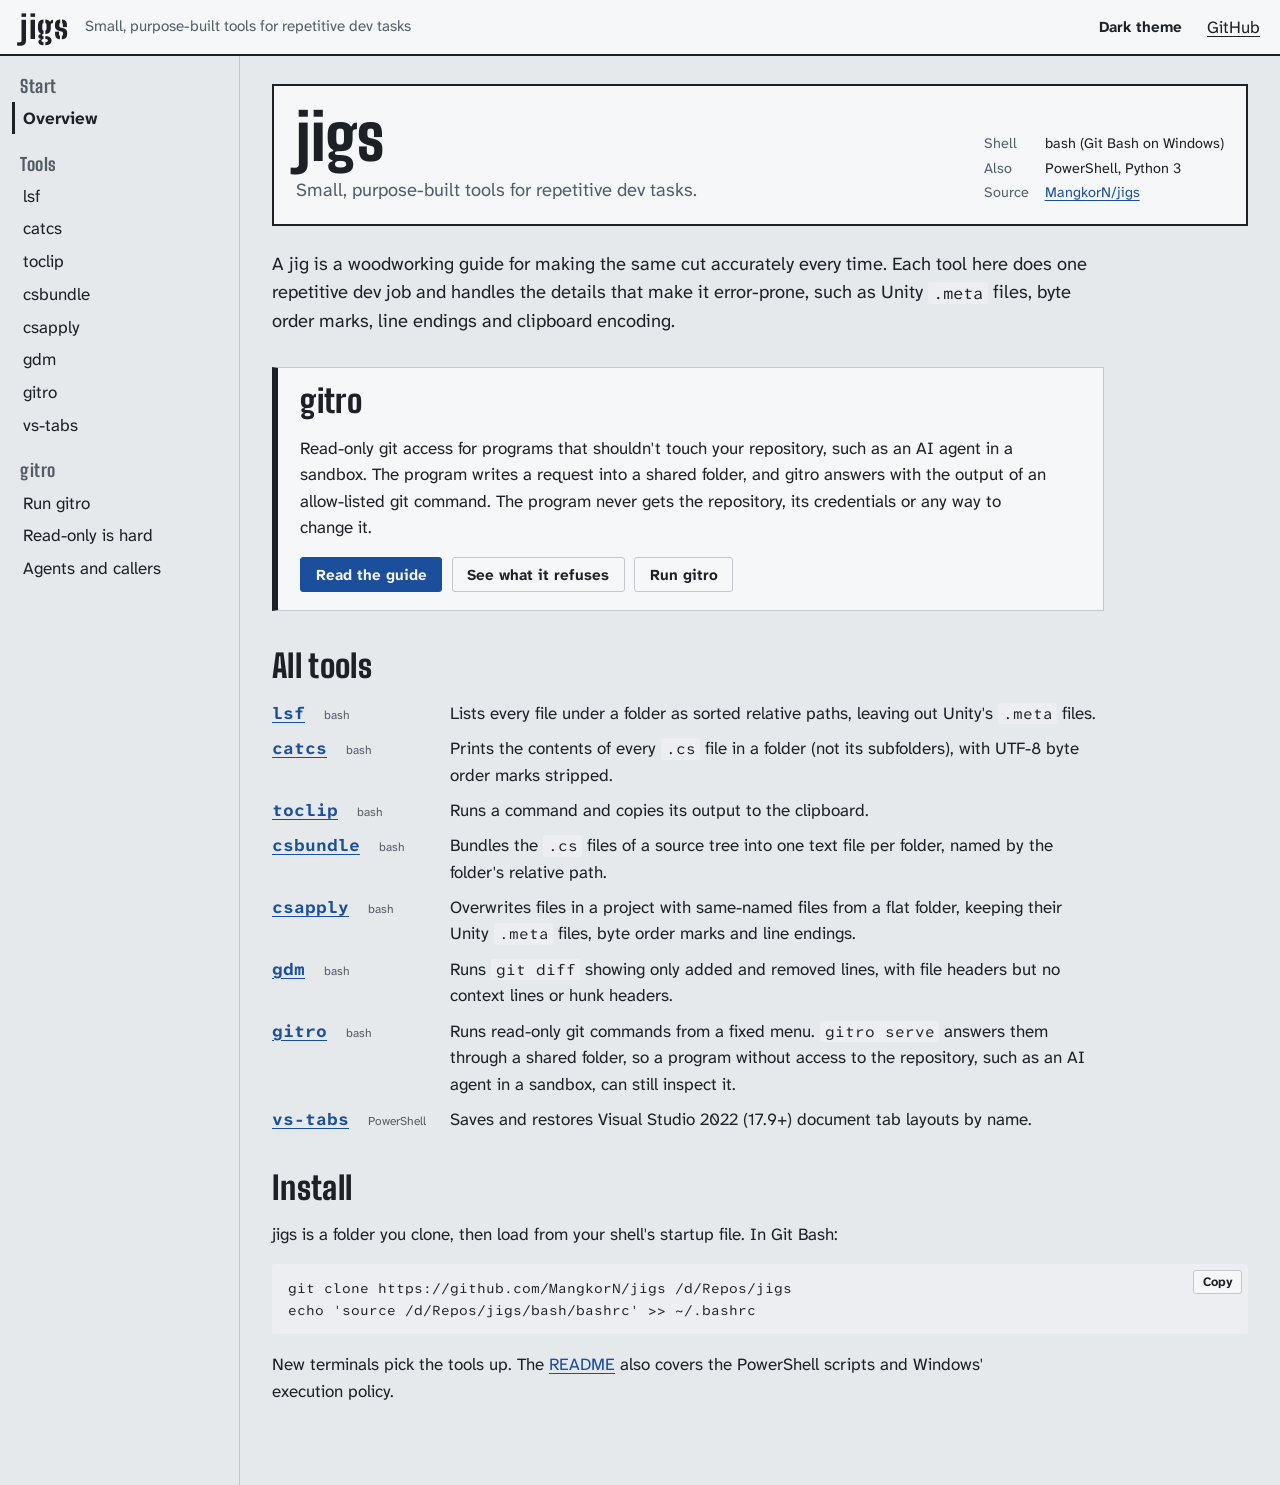
<file: site/index.html>
<!doctype html>
<html lang="en">
<head>
<meta charset="utf-8">
<meta name="viewport" content="width=device-width, initial-scale=1">
<meta name="robots" content="noindex, nofollow">
<title>jigs</title>
<link rel="stylesheet" href="assets/site.css">
<link rel="stylesheet" href="home.css">
<script src="data/docs.js"></script>
<script src="assets/site.js"></script>
</head>
<body data-page="home">
<main class="page">
    <section class="plate" aria-labelledby="title">
        <div>
            <h1 id="title">jigs</h1>
            <p class="job">Small, purpose-built tools for repetitive dev tasks.</p>
        </div>
        <dl>
            <dt>Shell</dt><dd>bash (Git Bash on Windows)</dd>
            <dt>Also</dt><dd>PowerShell, Python 3</dd>
            <dt>Source</dt><dd><a href="https://github.com/MangkorN/jigs">MangkorN/jigs</a></dd>
        </dl>
    </section>

    <p class="lead">A jig is a woodworking guide for making the same cut accurately every time. Each tool here does one
        repetitive dev job and handles the details that make it error-prone, such as Unity <code>.meta</code> files,
        byte order marks, line endings and clipboard encoding.</p>

    <section class="feature" aria-labelledby="gitro-title">
        <h2 id="gitro-title">gitro</h2>
        <p>Read-only git access for programs that shouldn't touch your repository, such as an AI agent in a sandbox.
            The program writes a request into a shared folder, and gitro answers with the output of an allow-listed
            git command. The program never gets the repository, its credentials or any way to change it.</p>
        <p class="actions"><a class="button primary" href="tools/gitro/">Read the guide</a>
            <a class="button" href="gitro/read-only/">See what it refuses</a>
            <a class="button" href="run/">Run gitro</a></p>
    </section>

    <h2>All tools</h2>
    <dl class="tools">
        <!-- tools:start: written by site/data/make-docs.py from docs/ -->
        <dt><a href="tools/lsf/">lsf</a> <span class="kind">bash</span></dt>
        <dd>Lists every file under a folder as sorted relative paths, leaving out Unity's <code>.meta</code> files.</dd>
        <dt><a href="tools/catcs/">catcs</a> <span class="kind">bash</span></dt>
        <dd>Prints the contents of every <code>.cs</code> file in a folder (not its subfolders), with UTF-8 byte order marks stripped.</dd>
        <dt><a href="tools/toclip/">toclip</a> <span class="kind">bash</span></dt>
        <dd>Runs a command and copies its output to the clipboard.</dd>
        <dt><a href="tools/csbundle/">csbundle</a> <span class="kind">bash</span></dt>
        <dd>Bundles the <code>.cs</code> files of a source tree into one text file per folder, named by the folder's relative path.</dd>
        <dt><a href="tools/csapply/">csapply</a> <span class="kind">bash</span></dt>
        <dd>Overwrites files in a project with same-named files from a flat folder, keeping their Unity <code>.meta</code> files, byte order marks and line endings.</dd>
        <dt><a href="tools/gdm/">gdm</a> <span class="kind">bash</span></dt>
        <dd>Runs <code>git diff</code> showing only added and removed lines, with file headers but no context lines or hunk headers.</dd>
        <dt><a href="tools/gitro/">gitro</a> <span class="kind">bash</span></dt>
        <dd>Runs read-only git commands from a fixed menu. <code>gitro serve</code> answers them through a shared folder, so a program without access to the repository, such as an AI agent in a sandbox, can still inspect it.</dd>
        <dt><a href="tools/vs-tabs/">vs-tabs</a> <span class="kind">PowerShell</span></dt>
        <dd>Saves and restores Visual Studio 2022 (17.9+) document tab layouts by name.</dd>
        <!-- tools:end -->
    </dl>

    <h2>Install</h2>
    <p>jigs is a folder you clone, then load from your shell's startup file. In Git Bash:</p>
    <pre><code>git clone https://github.com/MangkorN/jigs /d/Repos/jigs
echo 'source /d/Repos/jigs/bash/bashrc' &gt;&gt; ~/.bashrc</code></pre>
    <p>New terminals pick the tools up. The <a href="https://github.com/MangkorN/jigs#install">README</a> also covers
        the PowerShell scripts and Windows' execution policy.</p>
</main>
</body>
</html>
</file>
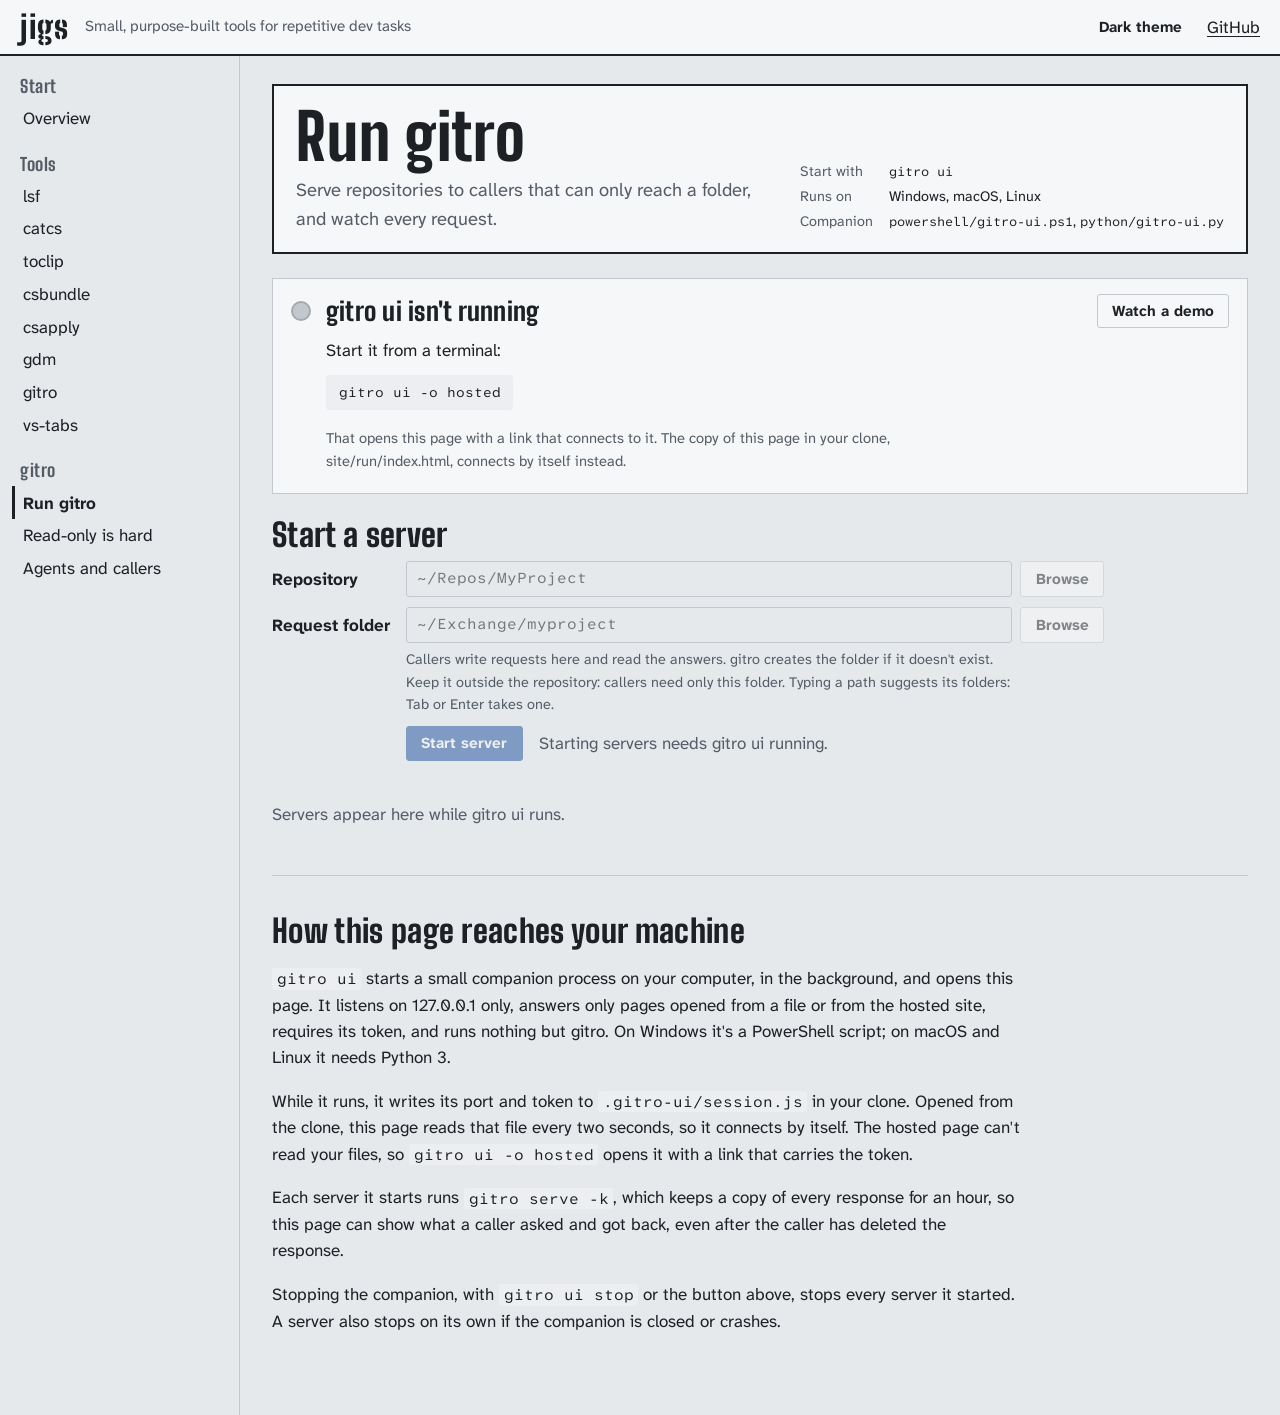
<file: site/run/index.html>
<!doctype html>
<html lang="en">
<head>
<meta charset="utf-8">
<meta name="viewport" content="width=device-width, initial-scale=1">
<meta name="robots" content="noindex, nofollow">
<title>Run gitro | jigs</title>
<link rel="stylesheet" href="../assets/site.css">
<link rel="stylesheet" href="run.css">
<script src="../data/docs.js"></script>
<script src="../assets/site.js"></script>
</head>
<body data-page="run">
<main class="page">
    <section class="plate" aria-labelledby="title">
        <div>
            <h1 id="title">Run gitro</h1>
            <p class="job">Serve repositories to callers that can only reach a folder, and watch every request.</p>
        </div>
        <dl>
            <dt>Start with</dt><dd><code>gitro ui</code></dd>
            <dt>Runs on</dt><dd>Windows, macOS, Linux</dd>
            <dt>Companion</dt><dd><code>powershell/gitro-ui.ps1</code>, <code>python/gitro-ui.py</code></dd>
        </dl>
    </section>

    <section id="connection" class="connection" aria-live="polite"></section>

    <section id="start" class="start" aria-labelledby="start-title">
        <h2 id="start-title">Start a server</h2>
        <form id="start-form" class="start-form" autocomplete="off">
            <label for="repo">Repository</label>
            <div class="path-field">
                <span class="path-input"><input type="text" id="repo" spellcheck="false"></span>
                <button type="button" class="browse" data-for="repo" hidden>Browse</button>
            </div>
            <label for="dir">Request folder</label>
            <div class="path-field">
                <span class="path-input"><input type="text" id="dir" spellcheck="false"></span>
                <button type="button" class="browse" data-for="dir" hidden>Browse</button>
            </div>
            <p class="hint">Callers write requests here and read the answers. gitro creates the folder if it doesn't exist.
                Keep it outside the repository: callers need only this folder. <span id="path-forms"></span>
                Typing a path suggests its folders: Tab or Enter takes one.</p>
            <div class="start-actions">
                <button type="submit" class="primary" id="start-button">Start server</button>
                <p id="start-note" class="start-note"></p>
                <p id="start-error" class="form-error" role="alert"></p>
            </div>
        </form>
        <div id="recent" class="recent"></div>
    </section>

    <section id="servers" class="servers" aria-label="Servers"></section>

    <section class="explainer" aria-labelledby="how-title">
        <h2 id="how-title">How this page reaches your machine</h2>
        <p><code>gitro ui</code> starts a small companion process on your computer, in the background, and opens this page.
            It listens on 127.0.0.1 only, answers only pages opened from a file or from the hosted site, requires its token,
            and runs nothing but gitro. On Windows it's a PowerShell script; on macOS and Linux it needs Python 3.</p>
        <p>While it runs, it writes its port and token to <code>.gitro-ui/session.js</code> in your clone.
            Opened from the clone, this page reads that file every two seconds, so it connects by itself.
            The hosted page can't read your files, so <code>gitro ui -o hosted</code> opens it with a link that carries the token.</p>
        <p>Each server it starts runs <code>gitro serve -k</code>, which keeps a copy of every response for an hour,
            so this page can show what a caller asked and got back, even after the caller has deleted the response.</p>
        <p>Stopping the companion, with <code>gitro ui stop</code> or the button above, stops every server it started.
            A server also stops on its own if the companion is closed or crashes.</p>
    </section>
</main>
<script src="../data/gitro-demo.js"></script>
<script src="run.js"></script>
</body>
</html>
</file>
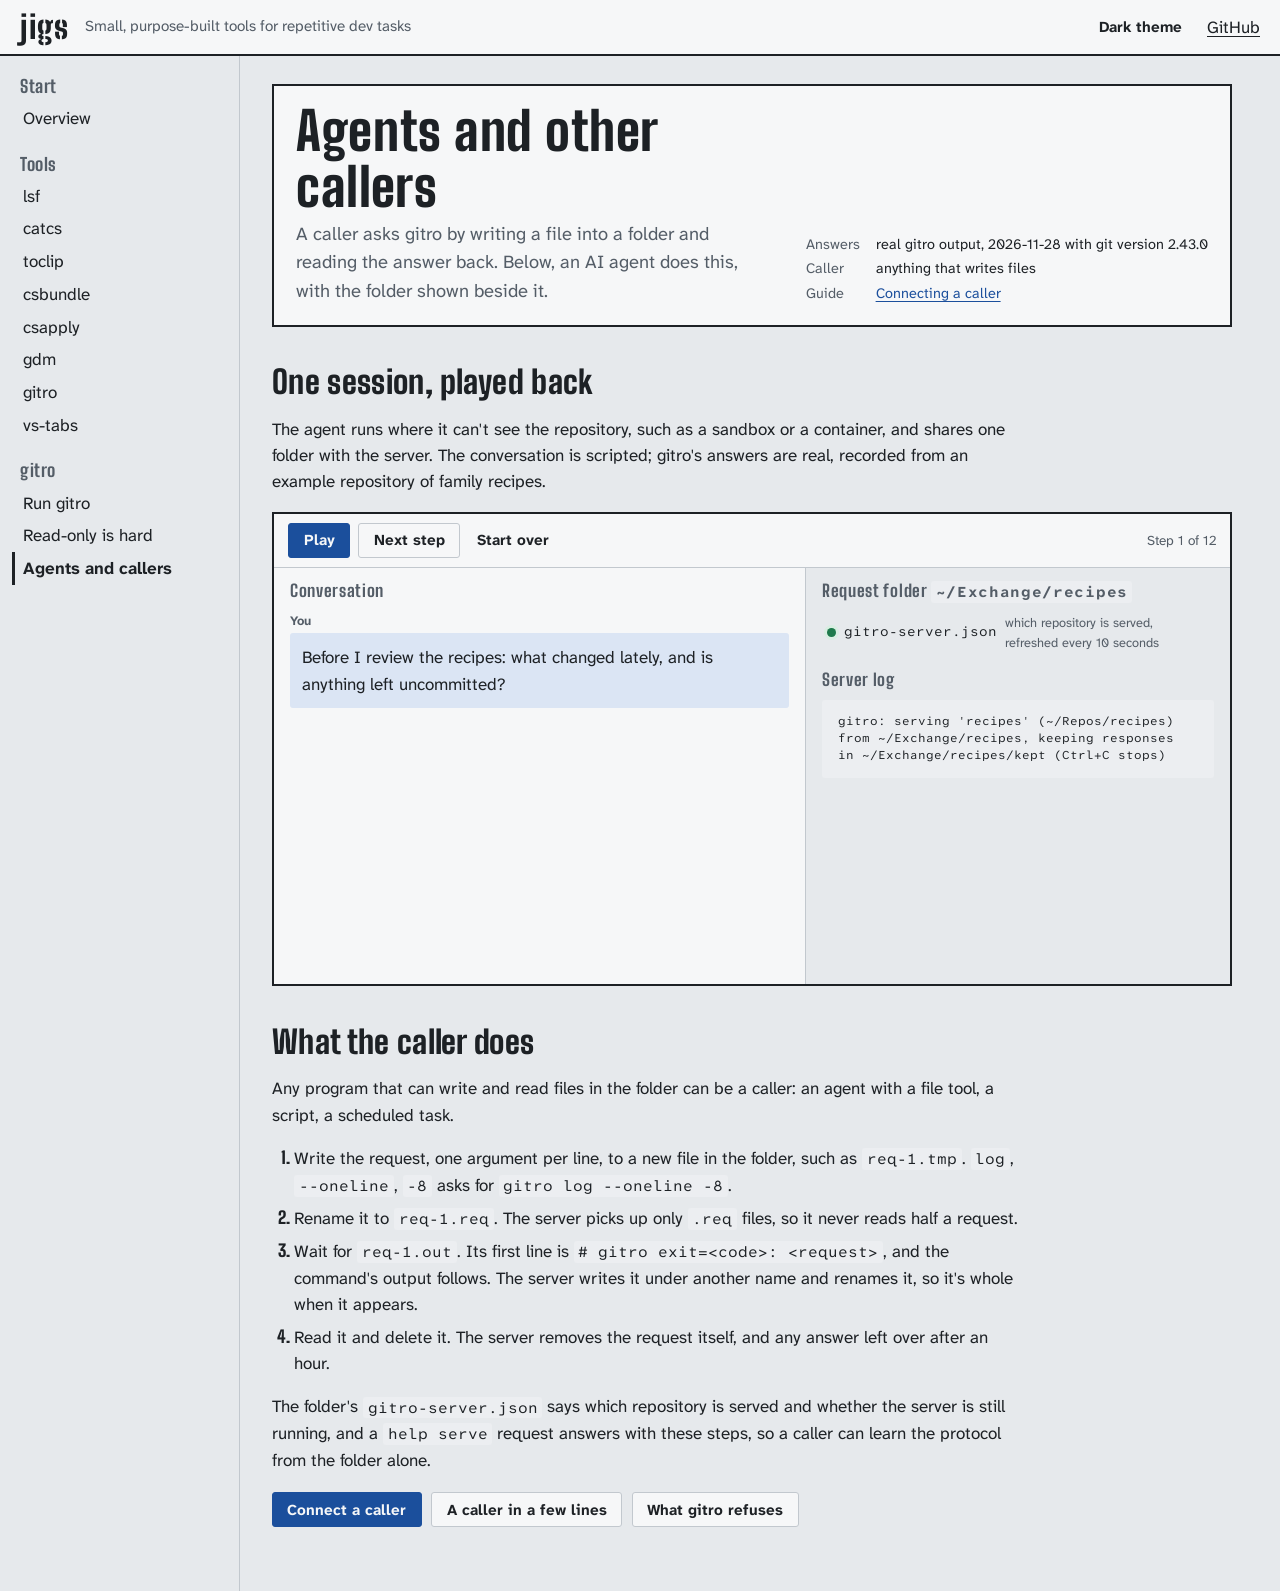
<file: site/gitro/callers/index.html>
<!doctype html>
<html lang="en">
<head>
<meta charset="utf-8">
<meta name="viewport" content="width=device-width, initial-scale=1">
<meta name="robots" content="noindex, nofollow">
<title>Agents and other callers | jigs</title>
<link rel="stylesheet" href="../../assets/site.css">
<link rel="stylesheet" href="../gitro.css">
<script src="../../data/docs.js"></script>
<script src="../../assets/site.js"></script>
</head>
<body data-page="gitro-callers">
<main class="page gitro-page">
    <section class="plate" aria-labelledby="title">
        <div>
            <h1 id="title">Agents and other callers</h1>
            <p class="job">A caller asks gitro by writing a file into a folder and reading the answer back. Below, an AI agent
                does this, with the folder shown beside it.</p>
        </div>
        <dl>
            <dt>Answers</dt><dd id="recorded">real gitro output</dd>
            <dt>Caller</dt><dd>anything that writes files</dd>
            <dt>Guide</dt><dd><a href="../../tools/gitro/#connecting-a-caller">Connecting a caller</a></dd>
        </dl>
    </section>

    <section aria-labelledby="session-title">
        <h2 id="session-title">One session, played back</h2>
        <p>The agent runs where it can't see the repository, such as a sandbox or a container, and shares one folder with the
            server. The conversation is scripted; gitro's answers are real, recorded from an example repository of family recipes.</p>
        <div class="player" id="player">
            <div class="player-controls">
                <button type="button" class="primary" id="play">Play</button>
                <button type="button" id="next">Next step</button>
                <button type="button" class="quiet" id="restart">Start over</button>
                <span class="progress" id="progress" aria-live="polite"></span>
            </div>
            <div class="pane conversation" id="conversation" aria-live="polite">
                <h3>Conversation</h3>
            </div>
            <div class="pane folder">
                <h3 id="folder-title">Request folder</h3>
                <ul class="files" id="files" aria-label="Files in the request folder"></ul>
                <h3>Server log</h3>
                <pre class="server-log" id="server-log"></pre>
            </div>
        </div>
        <p class="notice" id="no-data" hidden>The recorded answers didn't load. They're in <code>site/data/gitro-demo.js</code>,
            which <code>make-gitro-demo.py</code> writes.</p>
    </section>

    <section aria-labelledby="protocol-title">
        <h2 id="protocol-title">What the caller does</h2>
        <p>Any program that can write and read files in the folder can be a caller: an agent with a file tool, a script,
            a scheduled task.</p>
        <ol class="protocol">
            <li>Write the request, one argument per line, to a new file in the folder, such as <code>req-1.tmp</code>.
                <code>log</code>, <code>--oneline</code>, <code>-8</code> asks for <code>gitro log --oneline -8</code>.</li>
            <li>Rename it to <code>req-1.req</code>. The server picks up only <code>.req</code> files, so it never reads half
                a request.</li>
            <li>Wait for <code>req-1.out</code>. Its first line is <code># gitro exit=&lt;code&gt;: &lt;request&gt;</code>, and the
                command's output follows. The server writes it under another name and renames it, so it's whole when it appears.</li>
            <li>Read it and delete it. The server removes the request itself, and any answer left over after an hour.</li>
        </ol>
        <p>The folder's <code>gitro-server.json</code> says which repository is served and whether the server is still running,
            and a <code>help serve</code> request answers with these steps, so a caller can learn the protocol from the folder alone.</p>
        <p class="actions">
            <a class="button primary" href="../../tools/gitro/#connecting-a-caller">Connect a caller</a>
            <a class="button" href="../../tools/gitro/#a-caller-in-a-few-lines">A caller in a few lines</a>
            <a class="button" href="../read-only/">What gitro refuses</a>
        </p>
    </section>
</main>
<script src="../../data/gitro-demo.js"></script>
<script src="callers.js"></script>
</body>
</html>
</file>
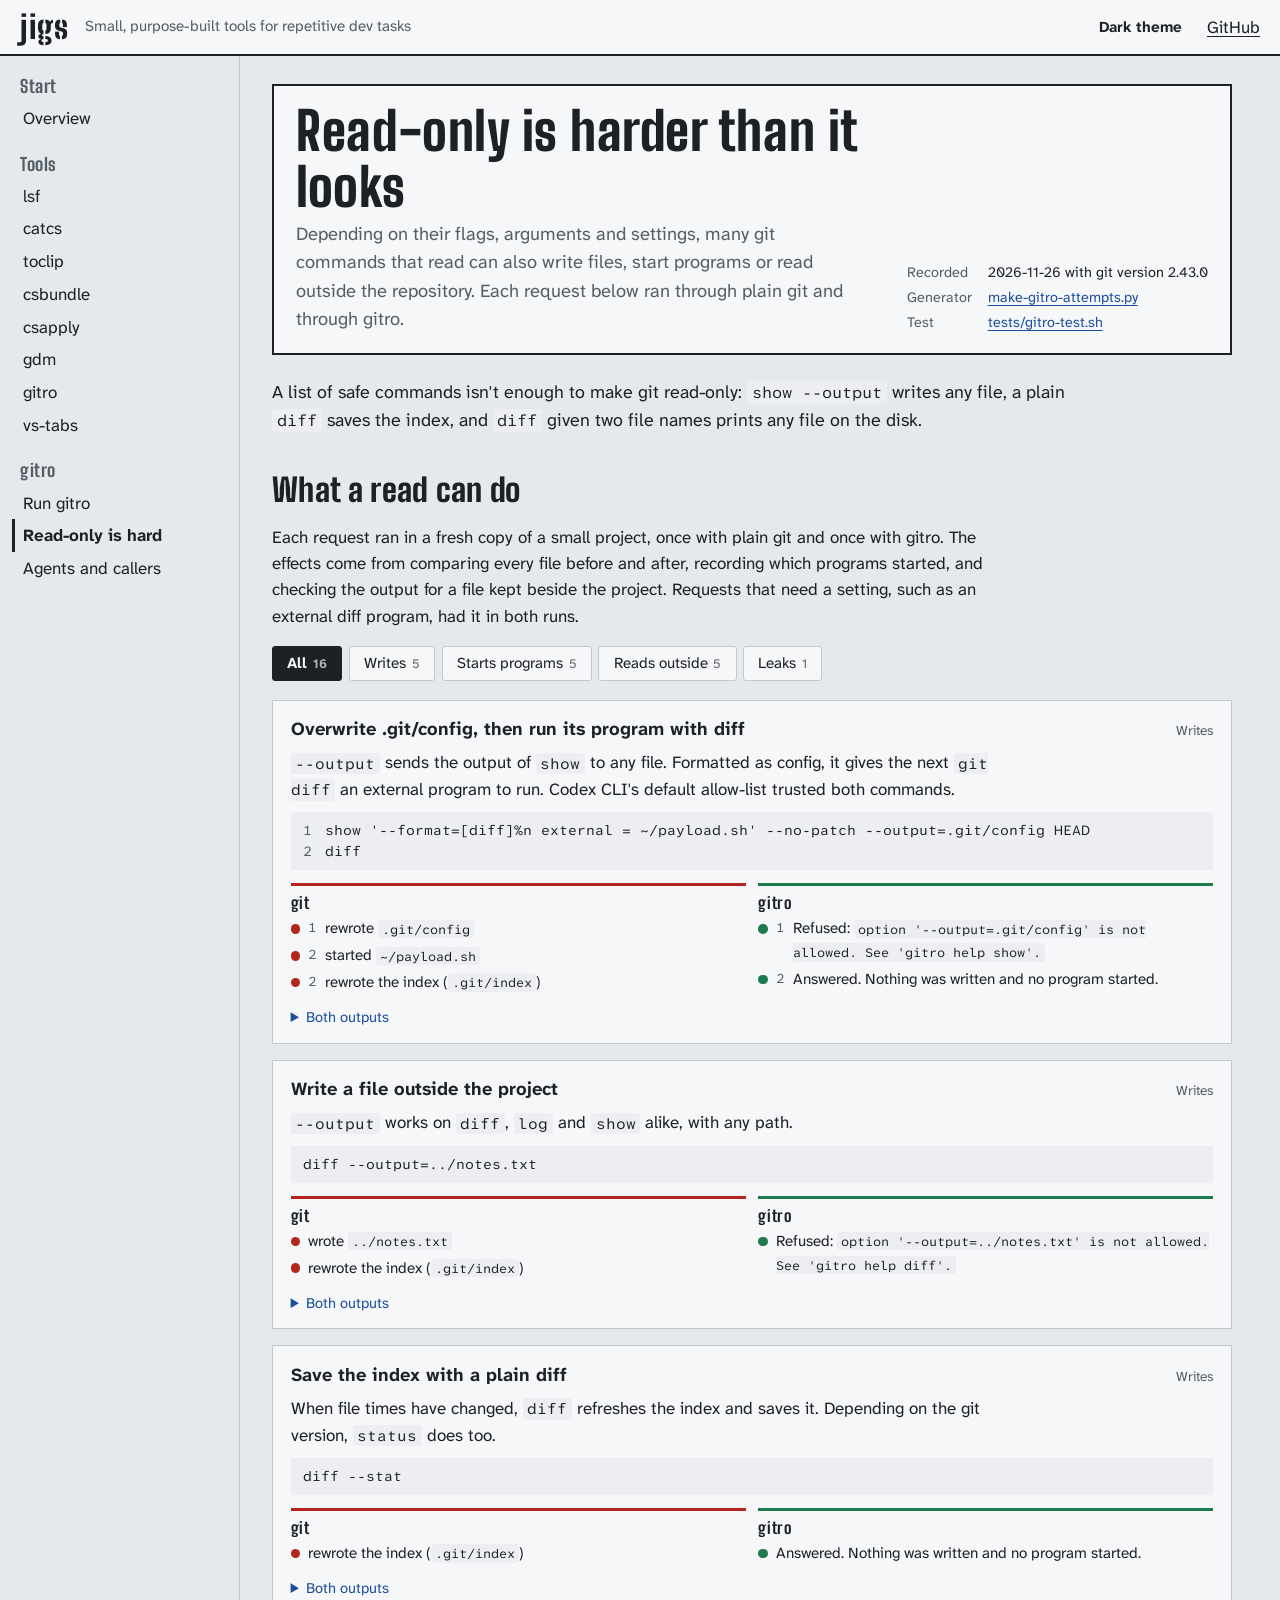
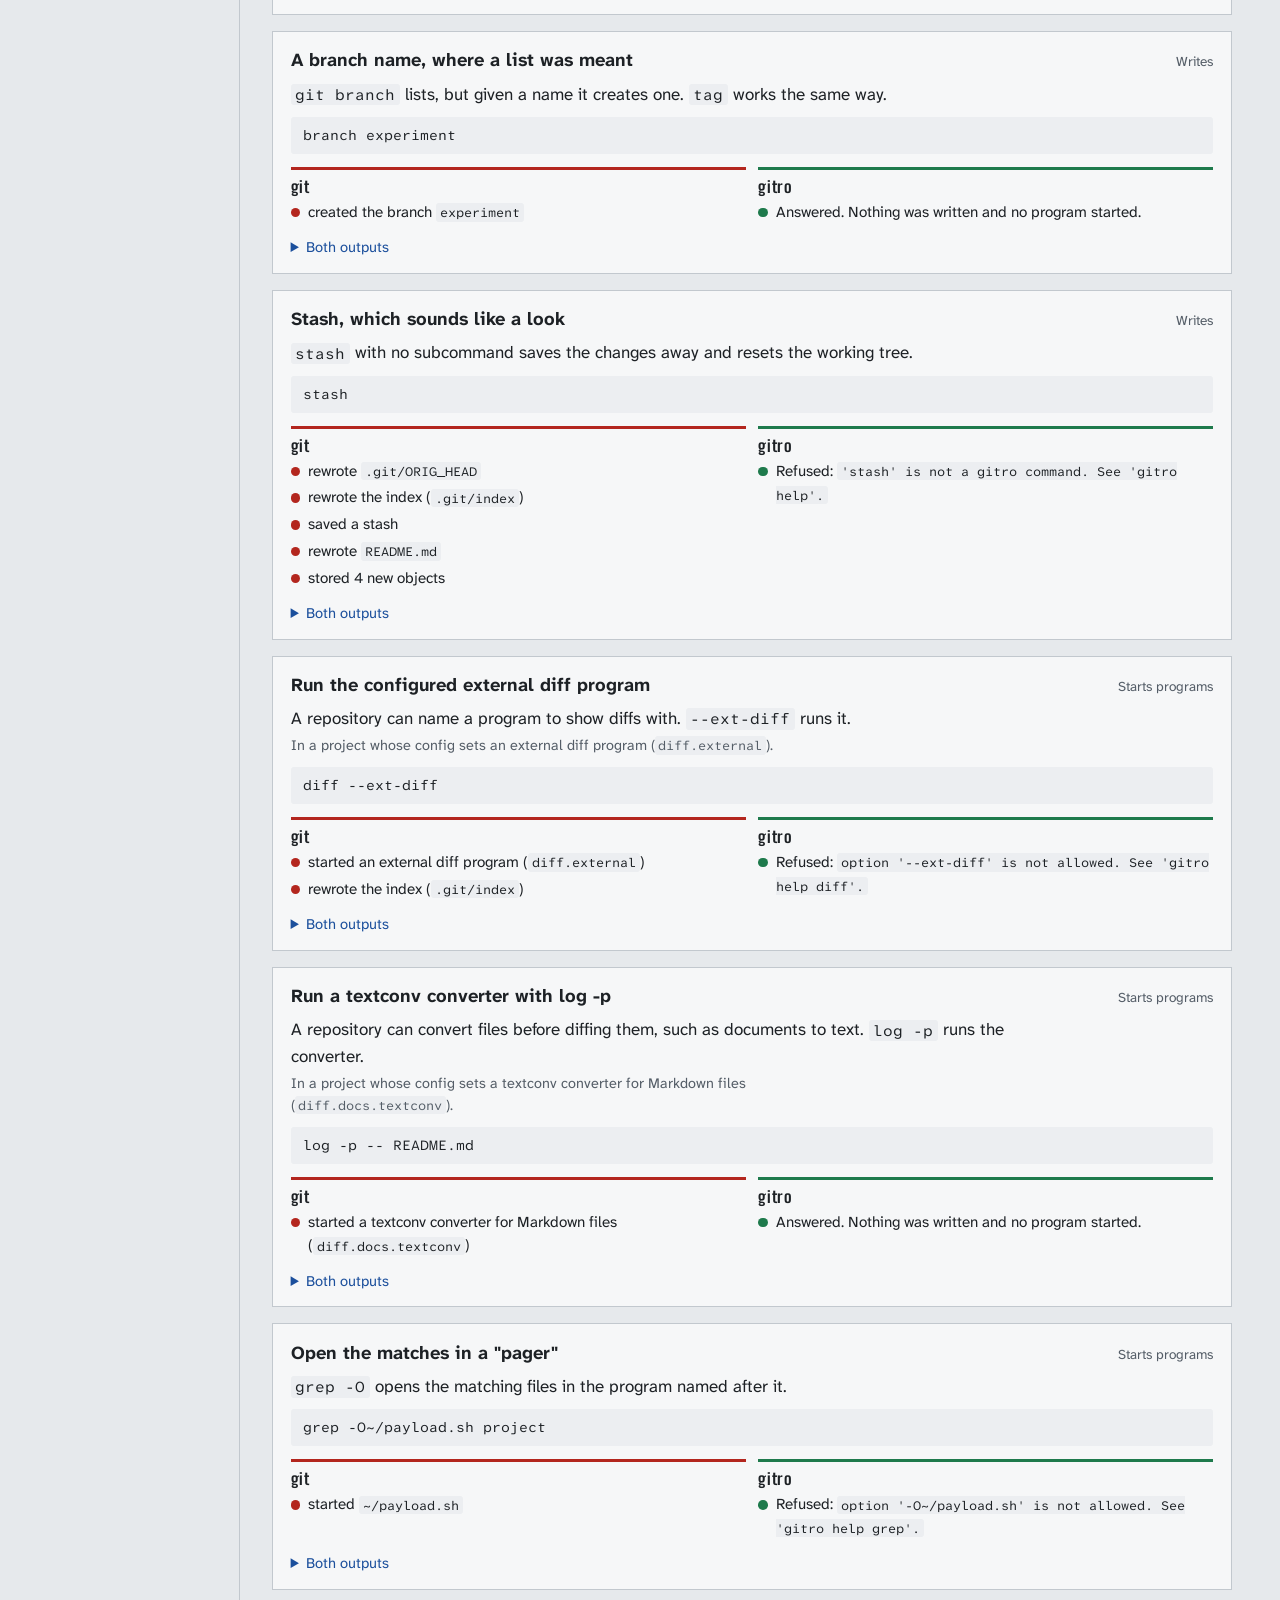
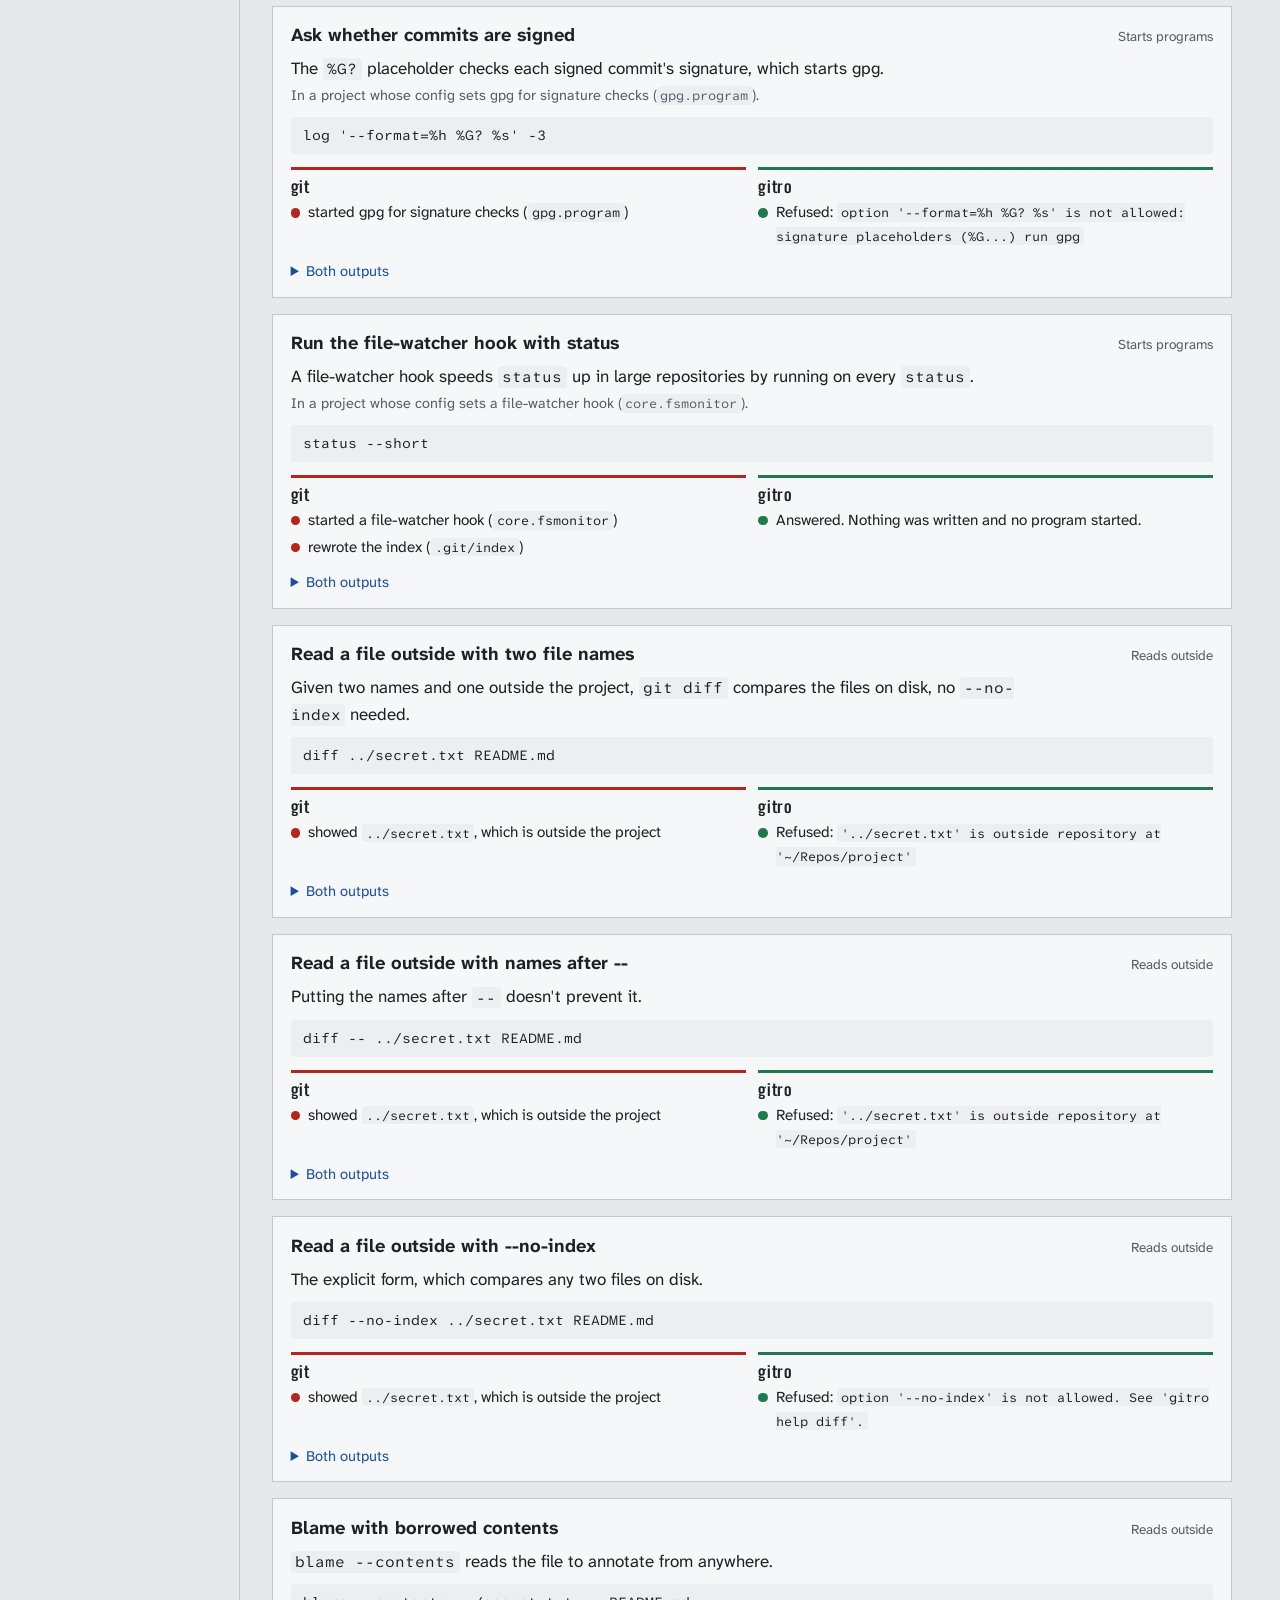
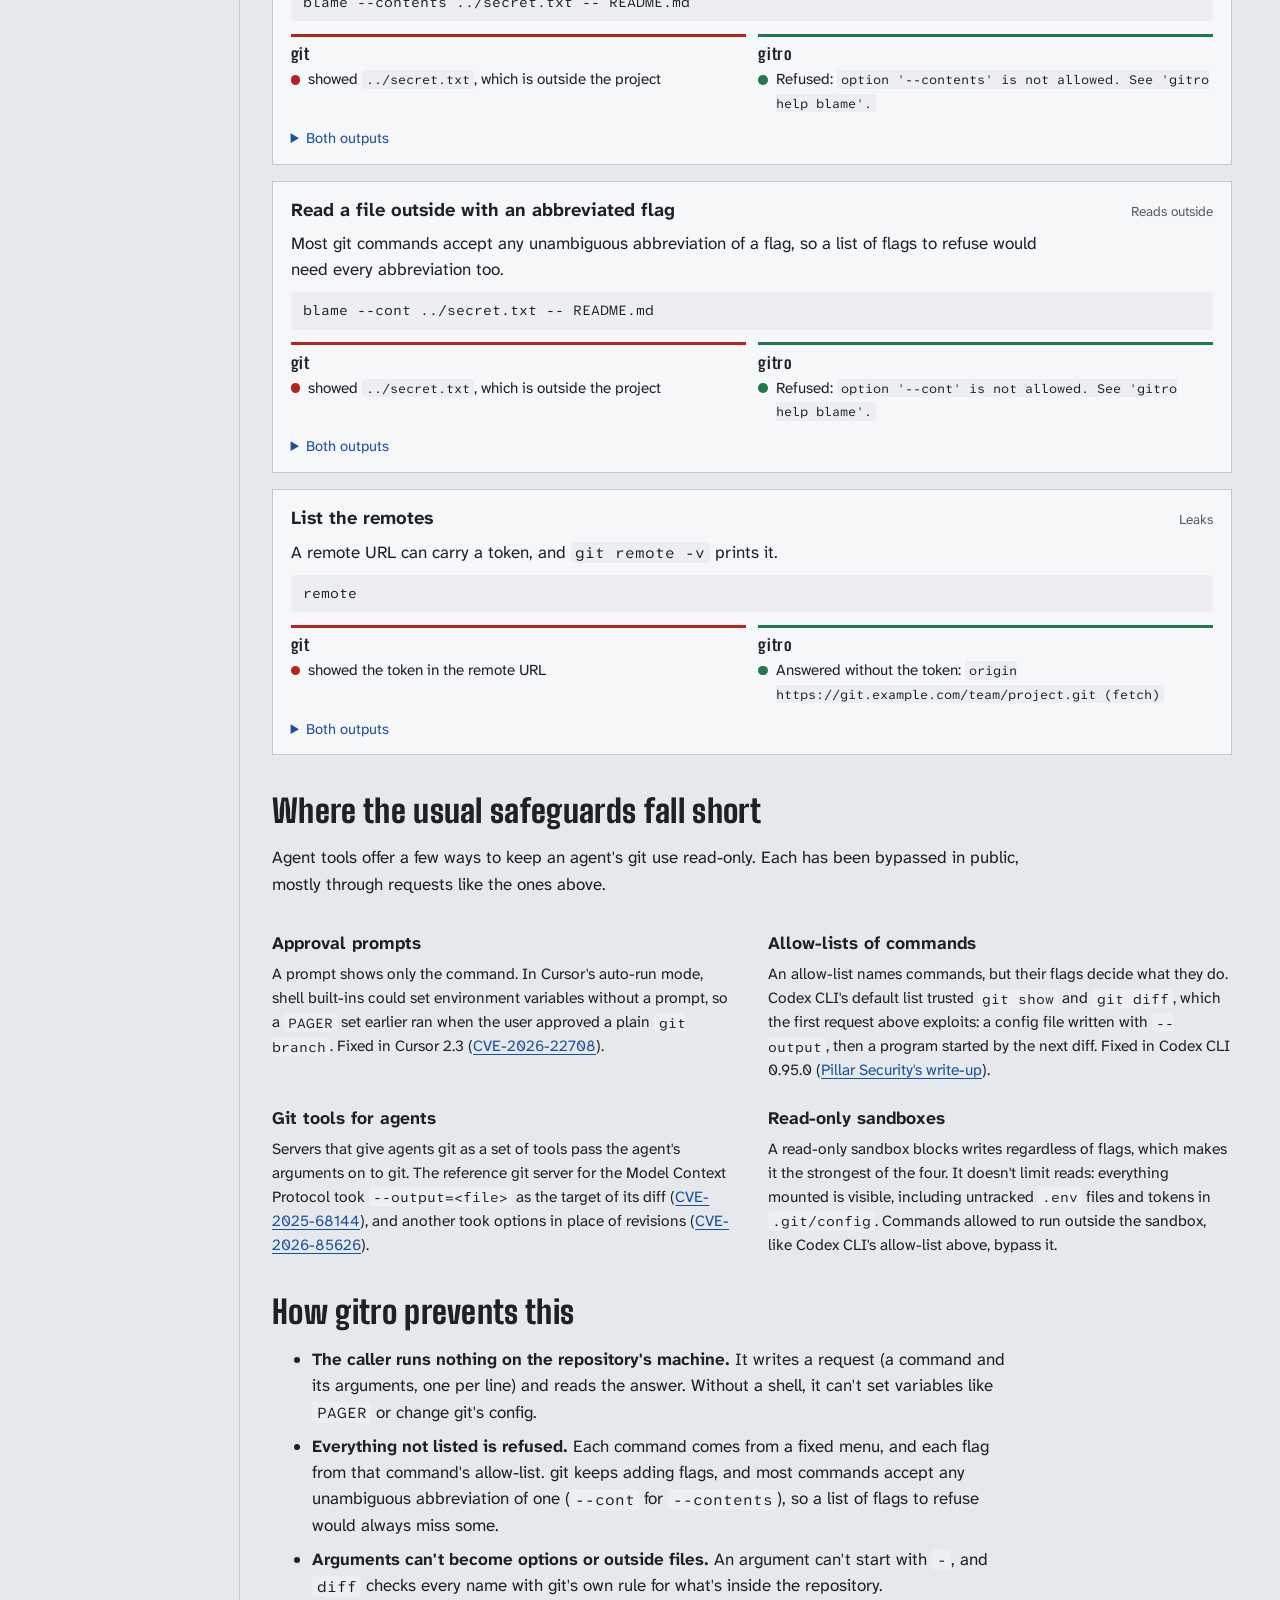
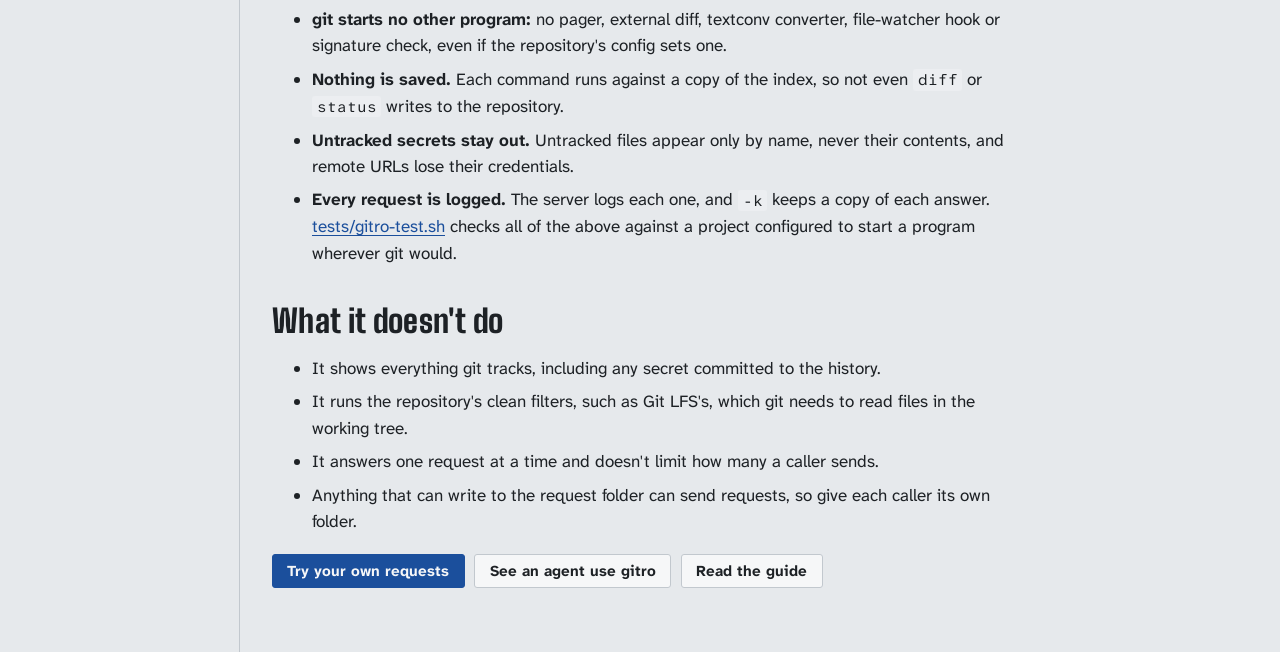
<file: site/gitro/read-only/index.html>
<!doctype html>
<html lang="en">
<head>
<meta charset="utf-8">
<meta name="viewport" content="width=device-width, initial-scale=1">
<meta name="robots" content="noindex, nofollow">
<title>Read-only is harder than it looks | jigs</title>
<link rel="stylesheet" href="../../assets/site.css">
<link rel="stylesheet" href="../gitro.css">
<script src="../../data/docs.js"></script>
<script src="../../assets/site.js"></script>
</head>
<body data-page="gitro-read-only">
<main class="page gitro-page">
    <section class="plate" aria-labelledby="title">
        <div>
            <h1 id="title">Read-only is harder than it looks</h1>
            <p class="job">Depending on their flags, arguments and settings, many git commands that read can also write files,
                start programs or read outside the repository. Each request below ran through plain git and through gitro.</p>
        </div>
        <dl>
            <dt>Recorded</dt><dd id="recorded">when the data loads</dd>
            <dt>Generator</dt><dd><a href="https://github.com/MangkorN/jigs/blob/main/site/data/make-gitro-attempts.py">make-gitro-attempts.py</a></dd>
            <dt>Test</dt><dd><a href="https://github.com/MangkorN/jigs/blob/main/tests/gitro-test.sh">tests/gitro-test.sh</a></dd>
        </dl>
    </section>

    <p class="lead">A list of safe commands isn't enough to make git read-only: <code>show --output</code> writes any file,
        a plain <code>diff</code> saves the index, and <code>diff</code> given two file names prints any file on the disk.</p>

    <section aria-labelledby="attempts-title">
        <h2 id="attempts-title">What a read can do</h2>
        <p>Each request ran in a fresh copy of a small project, once with plain git and once with gitro. The effects come from
            comparing every file before and after, recording which programs started, and checking the output for a file kept
            beside the project. Requests that need a setting, such as an external diff program, had it in both runs.</p>
        <div class="filters" role="group" aria-label="Show requests that"></div>
        <div class="ledger" id="ledger"></div>
        <p class="notice" id="no-data" hidden>The recorded requests didn't load. They're in <code>site/data/gitro-attempts.js</code>,
            which <code>make-gitro-attempts.py</code> writes.</p>
    </section>

    <section aria-labelledby="safeguards-title">
        <h2 id="safeguards-title">Where the usual safeguards fall short</h2>
        <p>Agent tools offer a few ways to keep an agent's git use read-only. Each has been bypassed in public, mostly
            through requests like the ones above.</p>
        <div class="safeguards">
            <div>
                <h3>Approval prompts</h3>
                <p>A prompt shows only the command. In Cursor's auto-run mode, shell built-ins could set environment variables
                    without a prompt, so a <code>PAGER</code> set earlier ran when the user approved a plain
                    <code>git branch</code>. Fixed in Cursor 2.3
                    (<a href="https://github.com/cursor/cursor/security/advisories/GHSA-82wg-qcm4-fp2w">CVE-2026-22708</a>).</p>
            </div>
            <div>
                <h3>Allow-lists of commands</h3>
                <p>An allow-list names commands, but their flags decide what they do. Codex CLI's default list trusted
                    <code>git show</code> and <code>git diff</code>, which the first request above exploits: a config file written
                    with <code>--output</code>, then a program started by the next diff. Fixed in Codex CLI 0.95.0
                    (<a href="https://www.pillar.security/blog/gitpwned-allowlist-to-rce">Pillar Security's write-up</a>).</p>
            </div>
            <div>
                <h3>Git tools for agents</h3>
                <p>Servers that give agents git as a set of tools pass the agent's arguments on to git. The reference git server
                    for the Model Context Protocol took <code>--output=&lt;file&gt;</code> as the target of its diff
                    (<a href="https://nvd.nist.gov/vuln/detail/CVE-2025-68144">CVE-2025-68144</a>), and another took options in place
                    of revisions (<a href="https://osv.dev/vulnerability/CVE-2026-85626">CVE-2026-85626</a>).</p>
            </div>
            <div>
                <h3>Read-only sandboxes</h3>
                <p>A read-only sandbox blocks writes regardless of flags, which makes it the strongest of the four. It doesn't
                    limit reads: everything mounted is visible, including untracked <code>.env</code> files and tokens in
                    <code>.git/config</code>. Commands allowed to run outside the sandbox, like Codex CLI's allow-list above,
                    bypass it.</p>
            </div>
        </div>
    </section>

    <section aria-labelledby="holds-title">
        <h2 id="holds-title">How gitro prevents this</h2>
        <ul class="points">
            <li><strong>The caller runs nothing on the repository's machine.</strong> It writes a request (a command and its
                arguments, one per line) and reads the answer. Without a shell, it can't set variables like <code>PAGER</code>
                or change git's config.</li>
            <li><strong>Everything not listed is refused.</strong> Each command comes from a fixed menu, and each flag from that
                command's allow-list. git keeps adding flags, and most commands accept any unambiguous abbreviation of one
                (<code>--cont</code> for <code>--contents</code>), so a list of flags to refuse would always miss some.</li>
            <li><strong>Arguments can't become options or outside files.</strong> An argument can't start with <code>-</code>, and
                <code>diff</code> checks every name with git's own rule for what's inside the repository.</li>
            <li><strong>git starts no other program:</strong> no pager, external diff, textconv converter, file-watcher hook or
                signature check, even if the repository's config sets one.</li>
            <li><strong>Nothing is saved.</strong> Each command runs against a copy of the index, so not even <code>diff</code> or
                <code>status</code> writes to the repository.</li>
            <li><strong>Untracked secrets stay out.</strong> Untracked files appear only by name, never their contents, and remote
                URLs lose their credentials.</li>
            <li><strong>Every request is logged.</strong> The server logs each one, and <code>-k</code> keeps a copy of each
                answer. <a href="https://github.com/MangkorN/jigs/blob/main/tests/gitro-test.sh">tests/gitro-test.sh</a> checks all of
                the above against a project configured to start a program wherever git would.</li>
        </ul>
    </section>

    <section aria-labelledby="limits-title">
        <h2 id="limits-title">What it doesn't do</h2>
        <ul class="points">
            <li>It shows everything git tracks, including any secret committed to the history.</li>
            <li>It runs the repository's clean filters, such as Git LFS's, which git needs to read files in the working tree.</li>
            <li>It answers one request at a time and doesn't limit how many a caller sends.</li>
            <li>Anything that can write to the request folder can send requests, so give each caller its own folder.</li>
        </ul>
        <p class="actions">
            <a class="button primary" href="../../run/">Try your own requests</a>
            <a class="button" href="../callers/">See an agent use gitro</a>
            <a class="button" href="../../tools/gitro/">Read the guide</a>
        </p>
    </section>
</main>
<script src="../../data/gitro-attempts.js"></script>
<script src="read-only.js"></script>
</body>
</html>
</file>
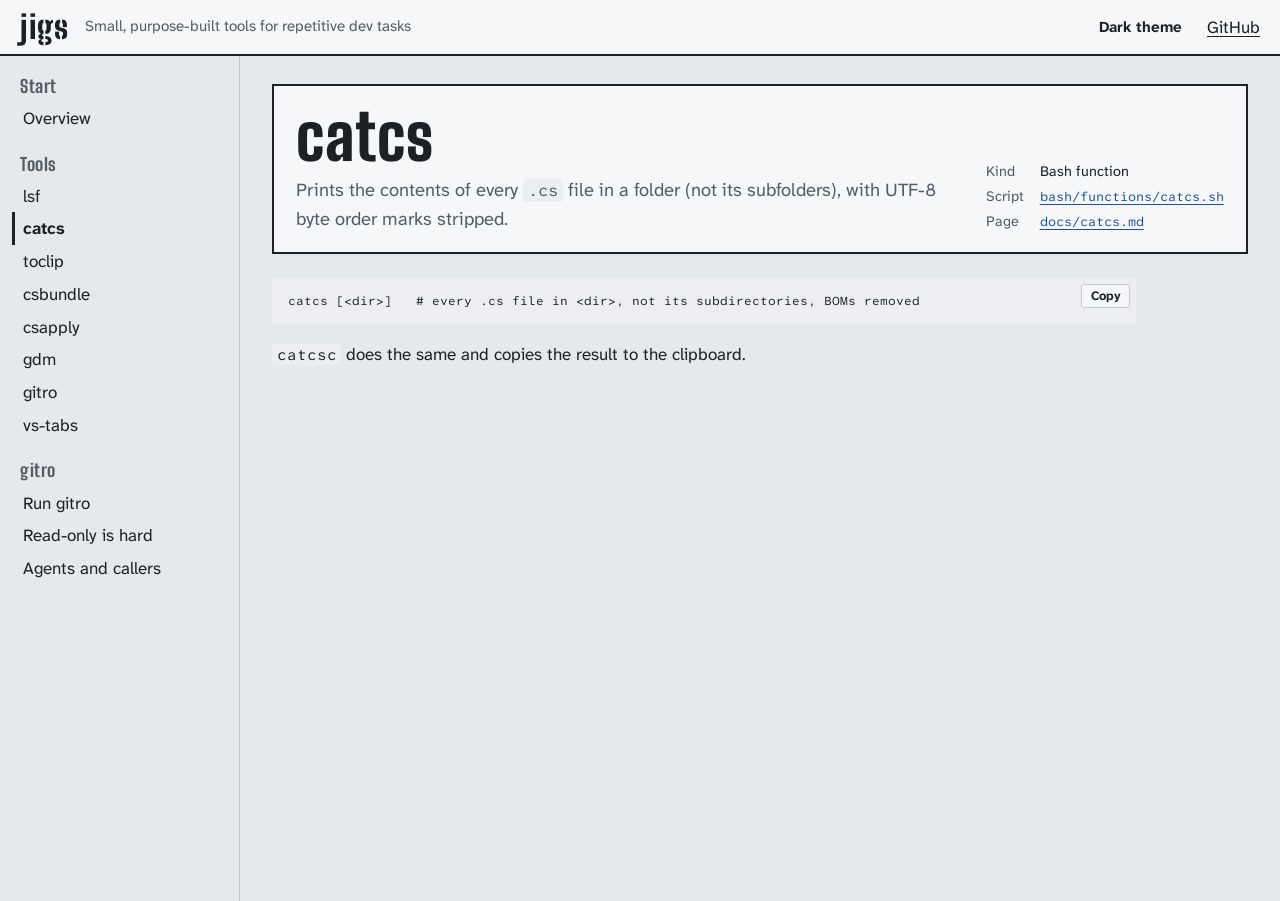
<file: site/tools/catcs/index.html>
<!doctype html>
<html lang="en">
<head>
<meta charset="utf-8">
<meta name="viewport" content="width=device-width, initial-scale=1">
<meta name="robots" content="noindex, nofollow">
<title>catcs | jigs</title>
<link rel="stylesheet" href="../../assets/site.css">
<link rel="stylesheet" href="../tools.css">
<script src="../../data/docs.js"></script>
<script src="../../assets/site.js"></script>
</head>
<!-- Written by site/data/make-docs.py from docs/catcs.md. Edit that page, then run it again. -->
<body data-page="tool-catcs">
<main class="page tool">
    <section class="plate" aria-labelledby="title">
        <div>
            <h1 id="title">catcs</h1>
            <p class="job">Prints the contents of every <code>.cs</code> file in a folder (not its subfolders), with UTF-8 byte order marks stripped.</p>
        </div>
        <dl>
            <dt>Kind</dt><dd>Bash function</dd>
            <dt>Script</dt><dd><a href="https://github.com/MangkorN/jigs/blob/main/bash/functions/catcs.sh"><code>bash/functions/catcs.sh</code></a></dd>
            <dt>Page</dt><dd><a href="https://github.com/MangkorN/jigs/blob/main/docs/catcs.md"><code>docs/catcs.md</code></a></dd>
        </dl>
    </section>

    <article class="doc">
<pre data-language="bash"><code>catcs [&lt;dir&gt;]   # every .cs file in &lt;dir&gt;, not its subdirectories, BOMs removed</code></pre>
<p><code>catcsc</code> does the same and copies the result to the clipboard.</p>
    </article>
</main>
</body>
</html>
</file>
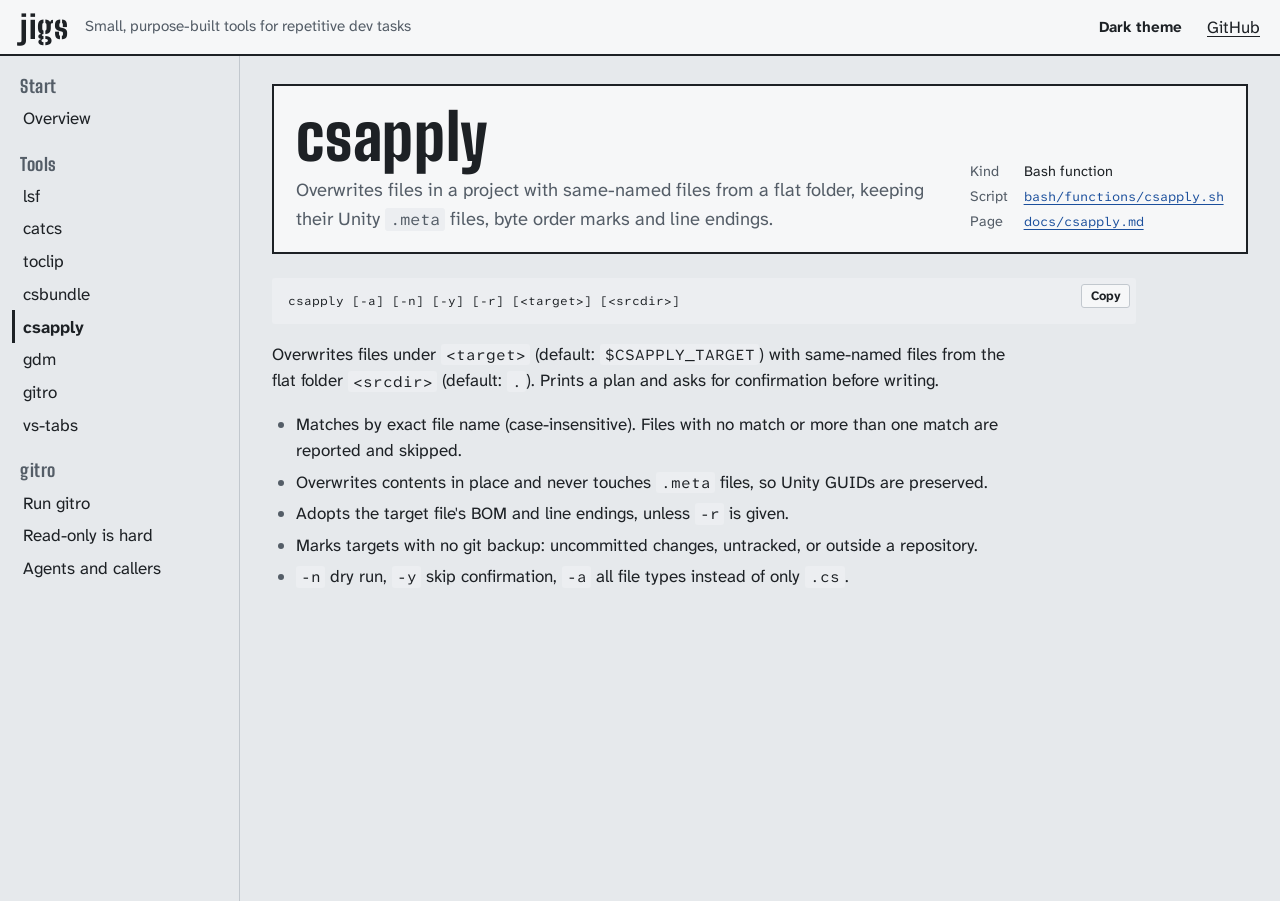
<file: site/tools/csapply/index.html>
<!doctype html>
<html lang="en">
<head>
<meta charset="utf-8">
<meta name="viewport" content="width=device-width, initial-scale=1">
<meta name="robots" content="noindex, nofollow">
<title>csapply | jigs</title>
<link rel="stylesheet" href="../../assets/site.css">
<link rel="stylesheet" href="../tools.css">
<script src="../../data/docs.js"></script>
<script src="../../assets/site.js"></script>
</head>
<!-- Written by site/data/make-docs.py from docs/csapply.md. Edit that page, then run it again. -->
<body data-page="tool-csapply">
<main class="page tool">
    <section class="plate" aria-labelledby="title">
        <div>
            <h1 id="title">csapply</h1>
            <p class="job">Overwrites files in a project with same-named files from a flat folder, keeping their Unity <code>.meta</code> files, byte order marks and line endings.</p>
        </div>
        <dl>
            <dt>Kind</dt><dd>Bash function</dd>
            <dt>Script</dt><dd><a href="https://github.com/MangkorN/jigs/blob/main/bash/functions/csapply.sh"><code>bash/functions/csapply.sh</code></a></dd>
            <dt>Page</dt><dd><a href="https://github.com/MangkorN/jigs/blob/main/docs/csapply.md"><code>docs/csapply.md</code></a></dd>
        </dl>
    </section>

    <article class="doc">
<pre data-language="bash"><code>csapply [-a] [-n] [-y] [-r] [&lt;target&gt;] [&lt;srcdir&gt;]</code></pre>
<p>Overwrites files under <code>&lt;target&gt;</code> (default: <code>$CSAPPLY_TARGET</code>) with same-named files from the flat folder <code>&lt;srcdir&gt;</code> (default: <code>.</code>). Prints a plan and asks for confirmation before writing.</p>
<ul>
<li>Matches by exact file name (case-insensitive). Files with no match or more than one match are reported and skipped.</li>
<li>Overwrites contents in place and never touches <code>.meta</code> files, so Unity GUIDs are preserved.</li>
<li>Adopts the target file's BOM and line endings, unless <code>-r</code> is given.</li>
<li>Marks targets with no git backup: uncommitted changes, untracked, or outside a repository.</li>
<li><code>-n</code> dry run, <code>-y</code> skip confirmation, <code>-a</code> all file types instead of only <code>.cs</code>.</li>
</ul>
    </article>
</main>
</body>
</html>
</file>
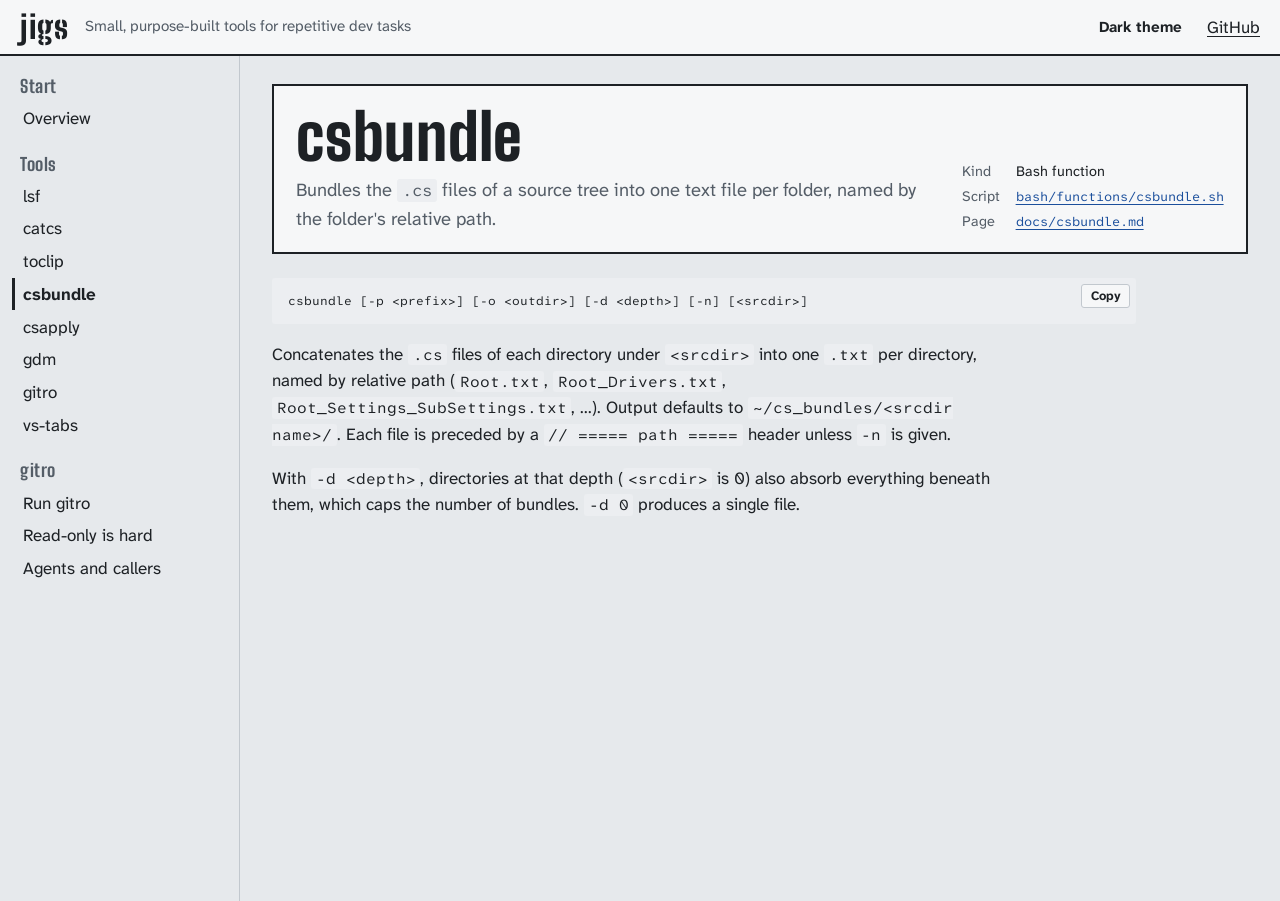
<file: site/tools/csbundle/index.html>
<!doctype html>
<html lang="en">
<head>
<meta charset="utf-8">
<meta name="viewport" content="width=device-width, initial-scale=1">
<meta name="robots" content="noindex, nofollow">
<title>csbundle | jigs</title>
<link rel="stylesheet" href="../../assets/site.css">
<link rel="stylesheet" href="../tools.css">
<script src="../../data/docs.js"></script>
<script src="../../assets/site.js"></script>
</head>
<!-- Written by site/data/make-docs.py from docs/csbundle.md. Edit that page, then run it again. -->
<body data-page="tool-csbundle">
<main class="page tool">
    <section class="plate" aria-labelledby="title">
        <div>
            <h1 id="title">csbundle</h1>
            <p class="job">Bundles the <code>.cs</code> files of a source tree into one text file per folder, named by the folder's relative path.</p>
        </div>
        <dl>
            <dt>Kind</dt><dd>Bash function</dd>
            <dt>Script</dt><dd><a href="https://github.com/MangkorN/jigs/blob/main/bash/functions/csbundle.sh"><code>bash/functions/csbundle.sh</code></a></dd>
            <dt>Page</dt><dd><a href="https://github.com/MangkorN/jigs/blob/main/docs/csbundle.md"><code>docs/csbundle.md</code></a></dd>
        </dl>
    </section>

    <article class="doc">
<pre data-language="bash"><code>csbundle [-p &lt;prefix&gt;] [-o &lt;outdir&gt;] [-d &lt;depth&gt;] [-n] [&lt;srcdir&gt;]</code></pre>
<p>Concatenates the <code>.cs</code> files of each directory under <code>&lt;srcdir&gt;</code> into one <code>.txt</code> per directory, named by relative path (<code>Root.txt</code>, <code>Root_Drivers.txt</code>, <code>Root_Settings_SubSettings.txt</code>, ...). Output defaults to <code>~/cs_bundles/&lt;srcdir name&gt;/</code>. Each file is preceded by a <code>// ===== path =====</code> header unless <code>-n</code> is given.</p>
<p>With <code>-d &lt;depth&gt;</code>, directories at that depth (<code>&lt;srcdir&gt;</code> is 0) also absorb everything beneath them, which caps the number of bundles. <code>-d 0</code> produces a single file.</p>
    </article>
</main>
</body>
</html>
</file>
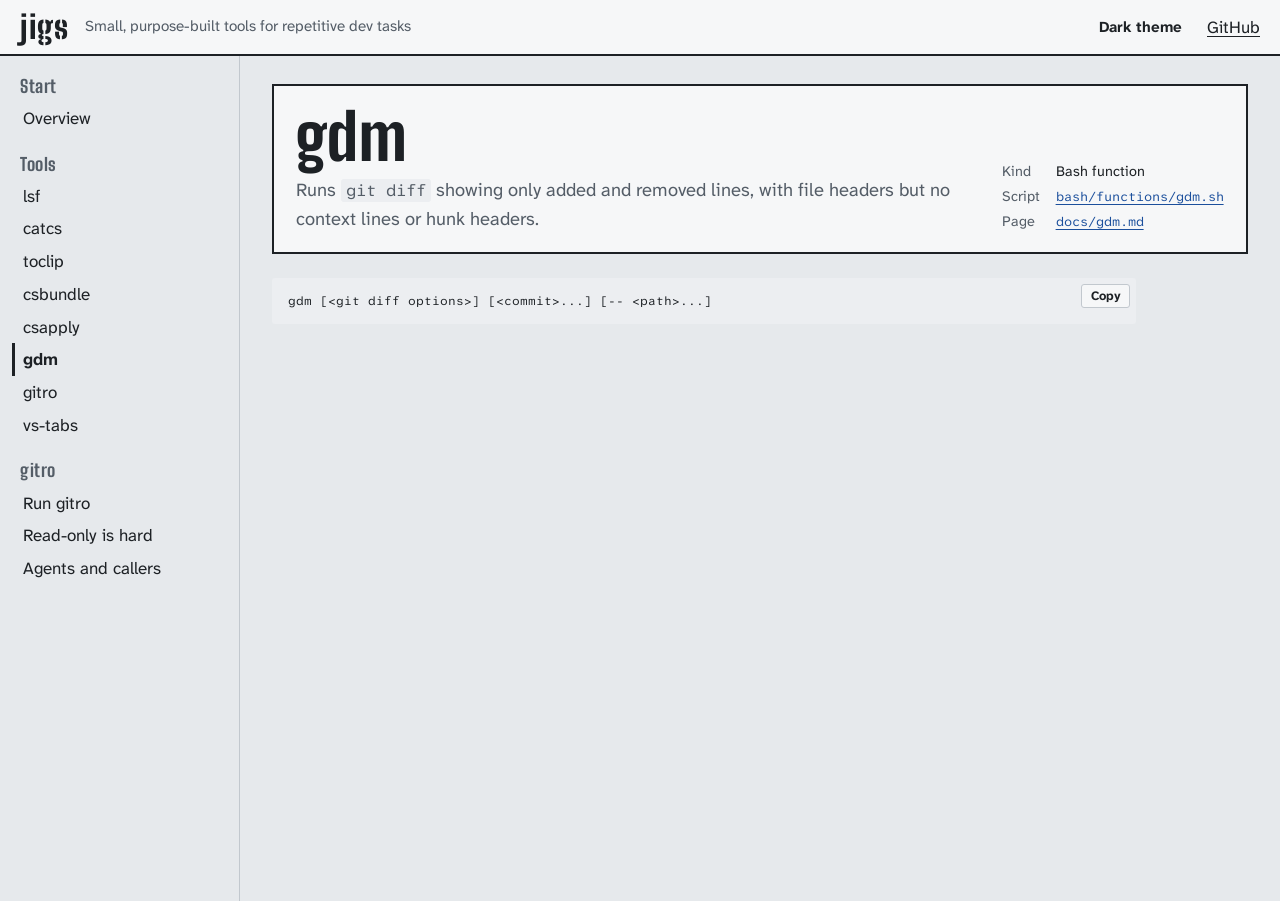
<file: site/tools/gdm/index.html>
<!doctype html>
<html lang="en">
<head>
<meta charset="utf-8">
<meta name="viewport" content="width=device-width, initial-scale=1">
<meta name="robots" content="noindex, nofollow">
<title>gdm | jigs</title>
<link rel="stylesheet" href="../../assets/site.css">
<link rel="stylesheet" href="../tools.css">
<script src="../../data/docs.js"></script>
<script src="../../assets/site.js"></script>
</head>
<!-- Written by site/data/make-docs.py from docs/gdm.md. Edit that page, then run it again. -->
<body data-page="tool-gdm">
<main class="page tool">
    <section class="plate" aria-labelledby="title">
        <div>
            <h1 id="title">gdm</h1>
            <p class="job">Runs <code>git diff</code> showing only added and removed lines, with file headers but no context lines or hunk headers.</p>
        </div>
        <dl>
            <dt>Kind</dt><dd>Bash function</dd>
            <dt>Script</dt><dd><a href="https://github.com/MangkorN/jigs/blob/main/bash/functions/gdm.sh"><code>bash/functions/gdm.sh</code></a></dd>
            <dt>Page</dt><dd><a href="https://github.com/MangkorN/jigs/blob/main/docs/gdm.md"><code>docs/gdm.md</code></a></dd>
        </dl>
    </section>

    <article class="doc">
<pre data-language="bash"><code>gdm [&lt;git diff options&gt;] [&lt;commit&gt;...] [-- &lt;path&gt;...]</code></pre>
    </article>
</main>
</body>
</html>
</file>
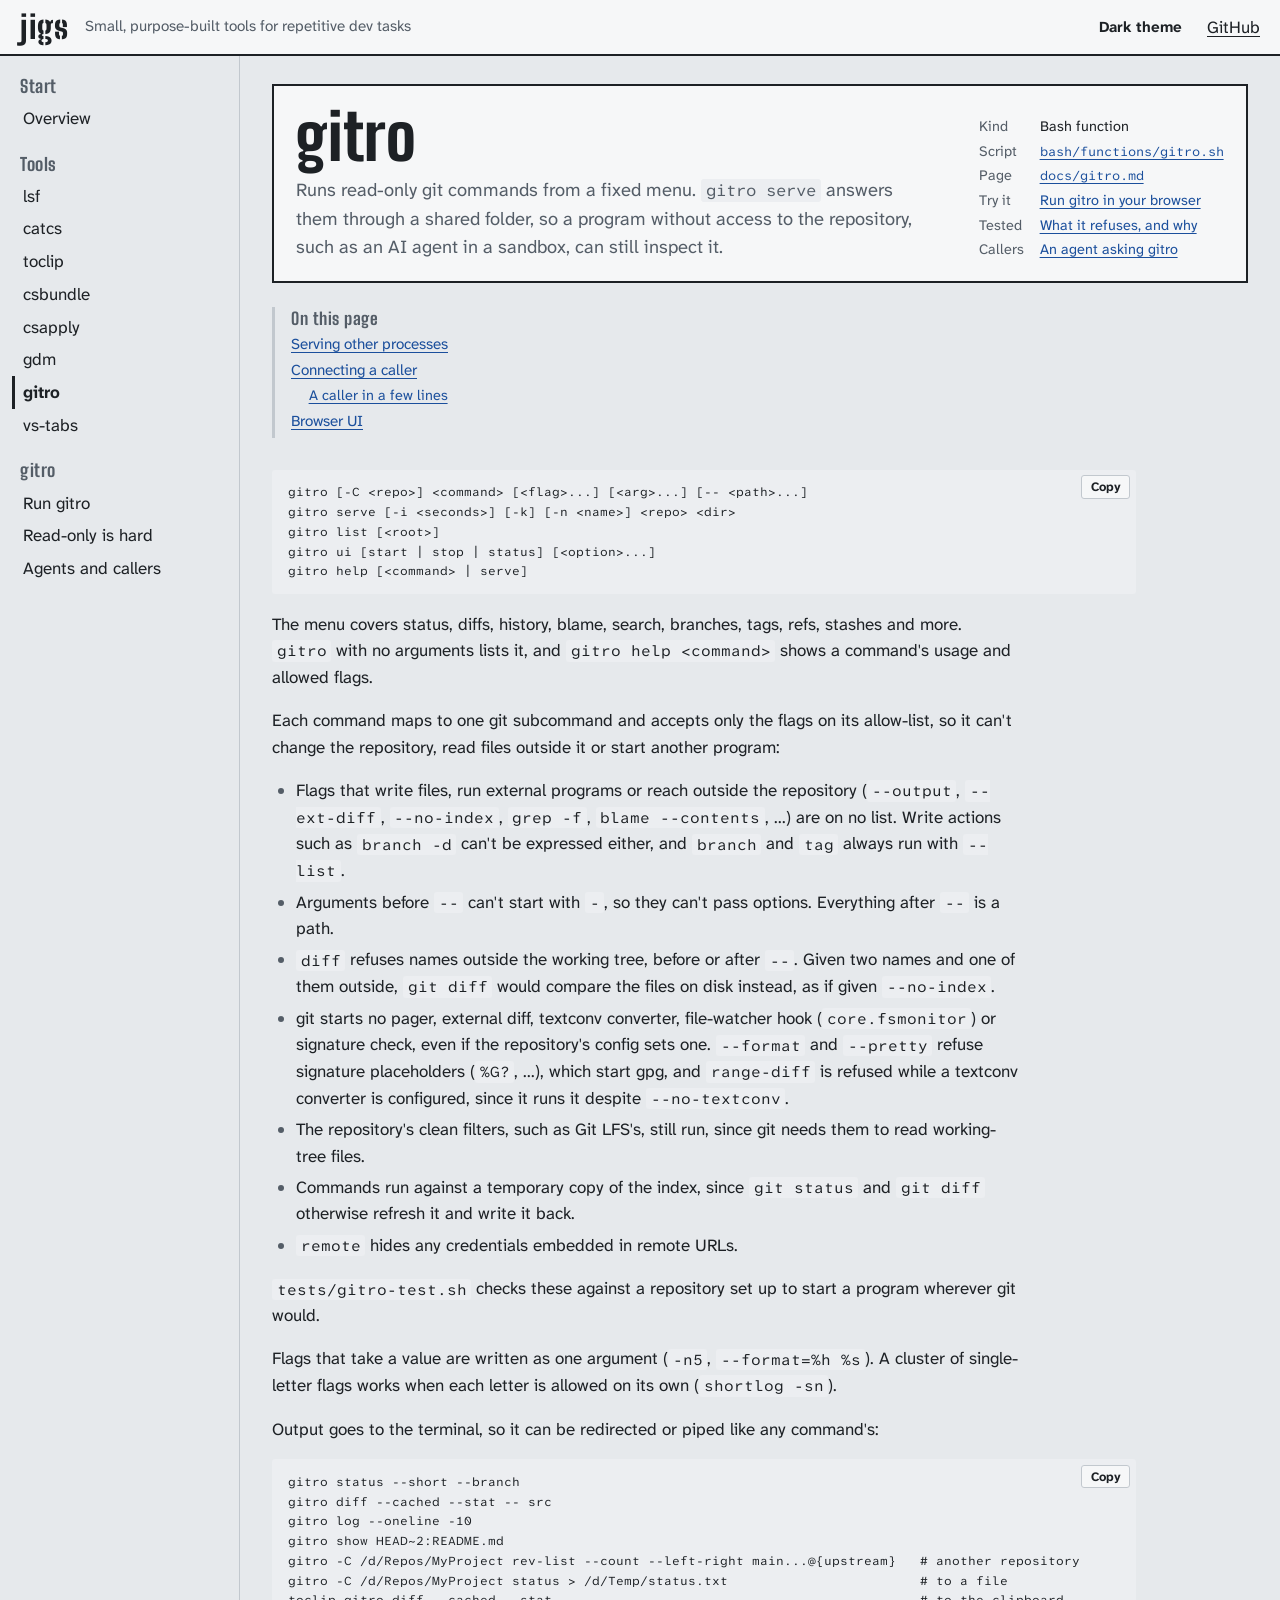
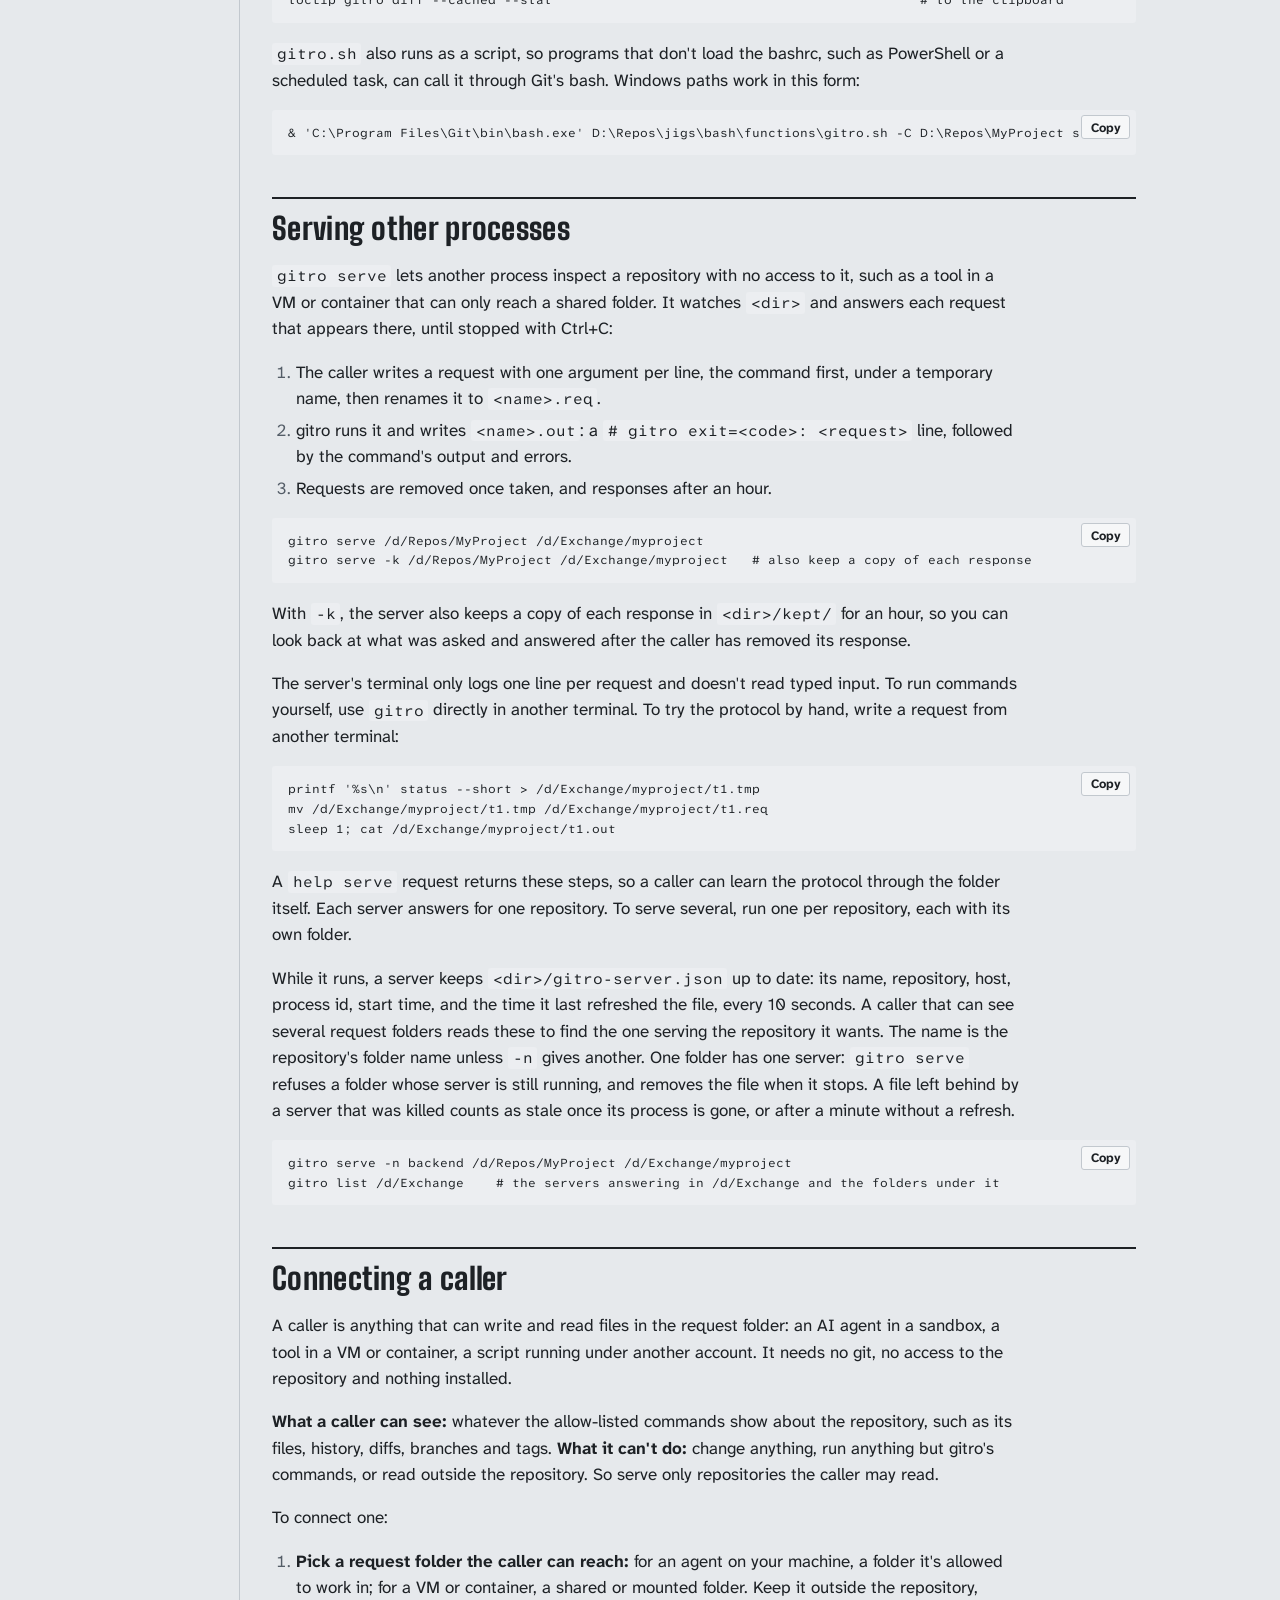
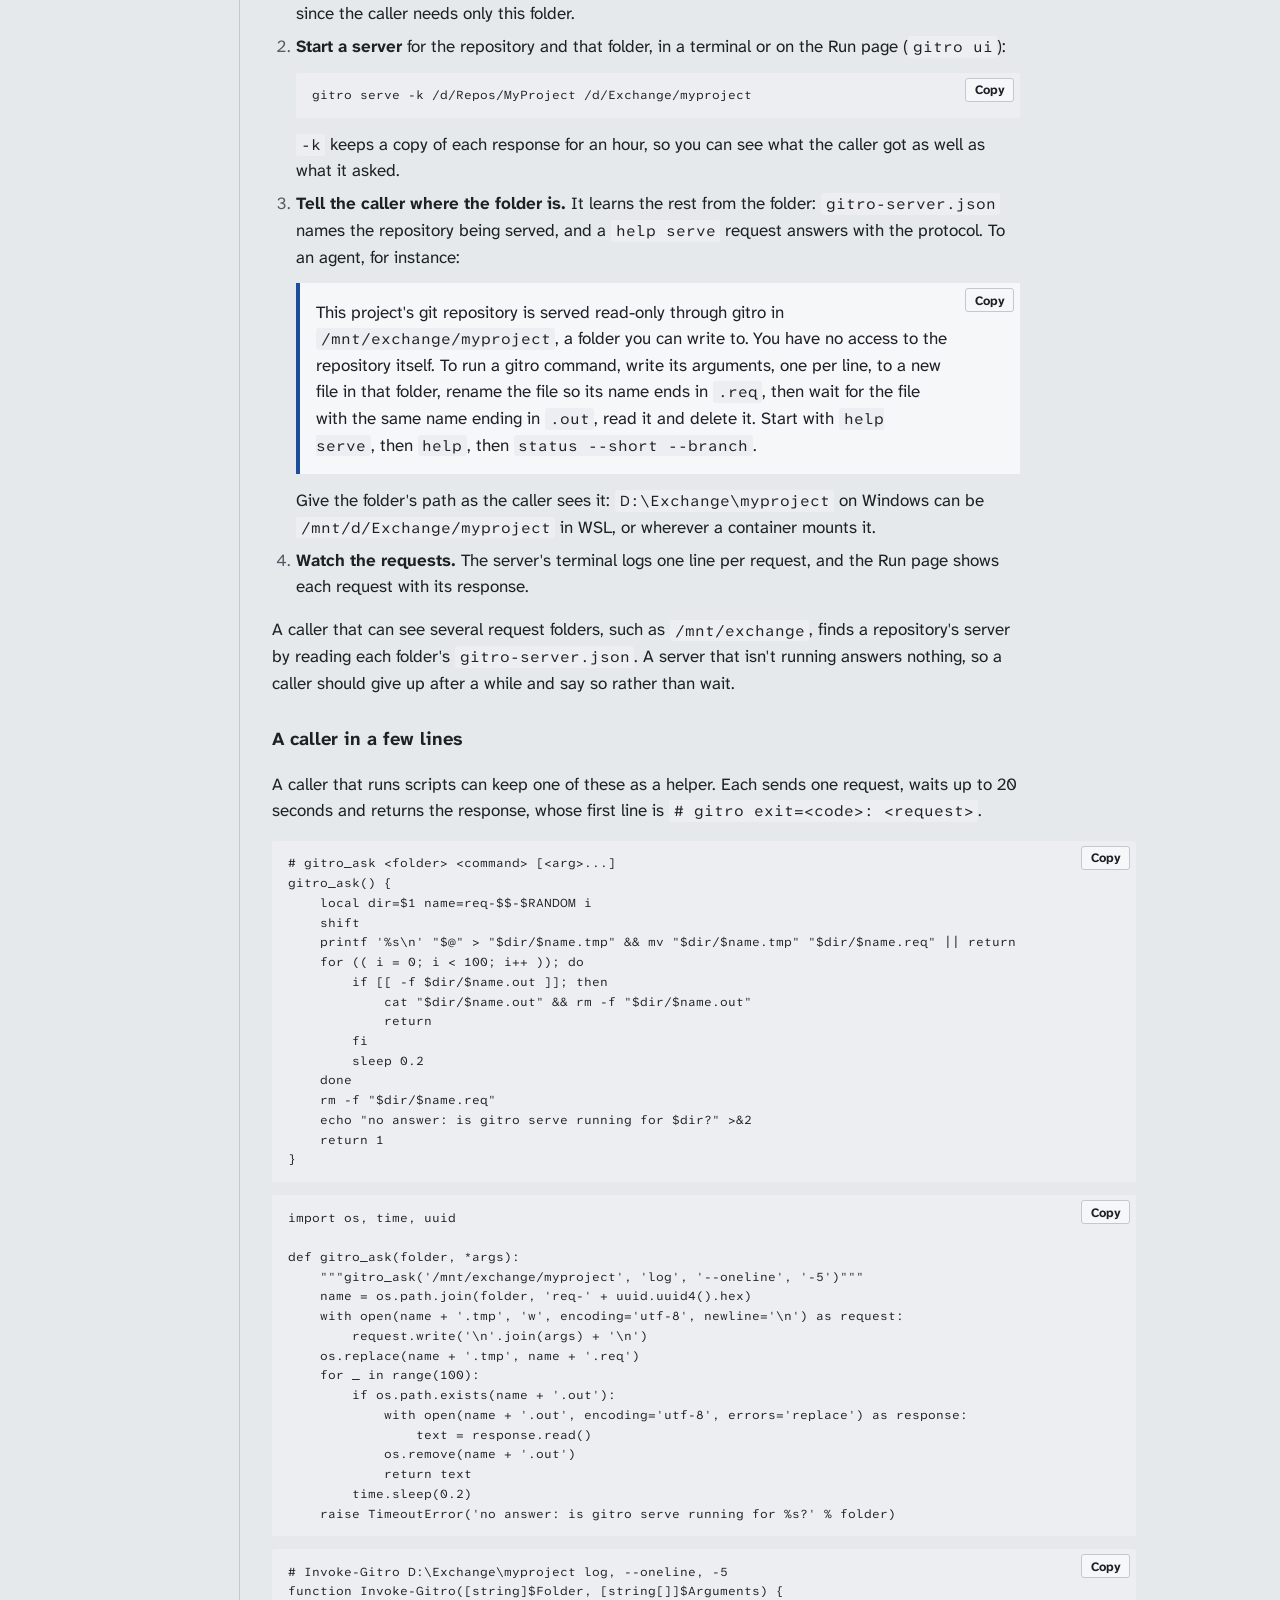
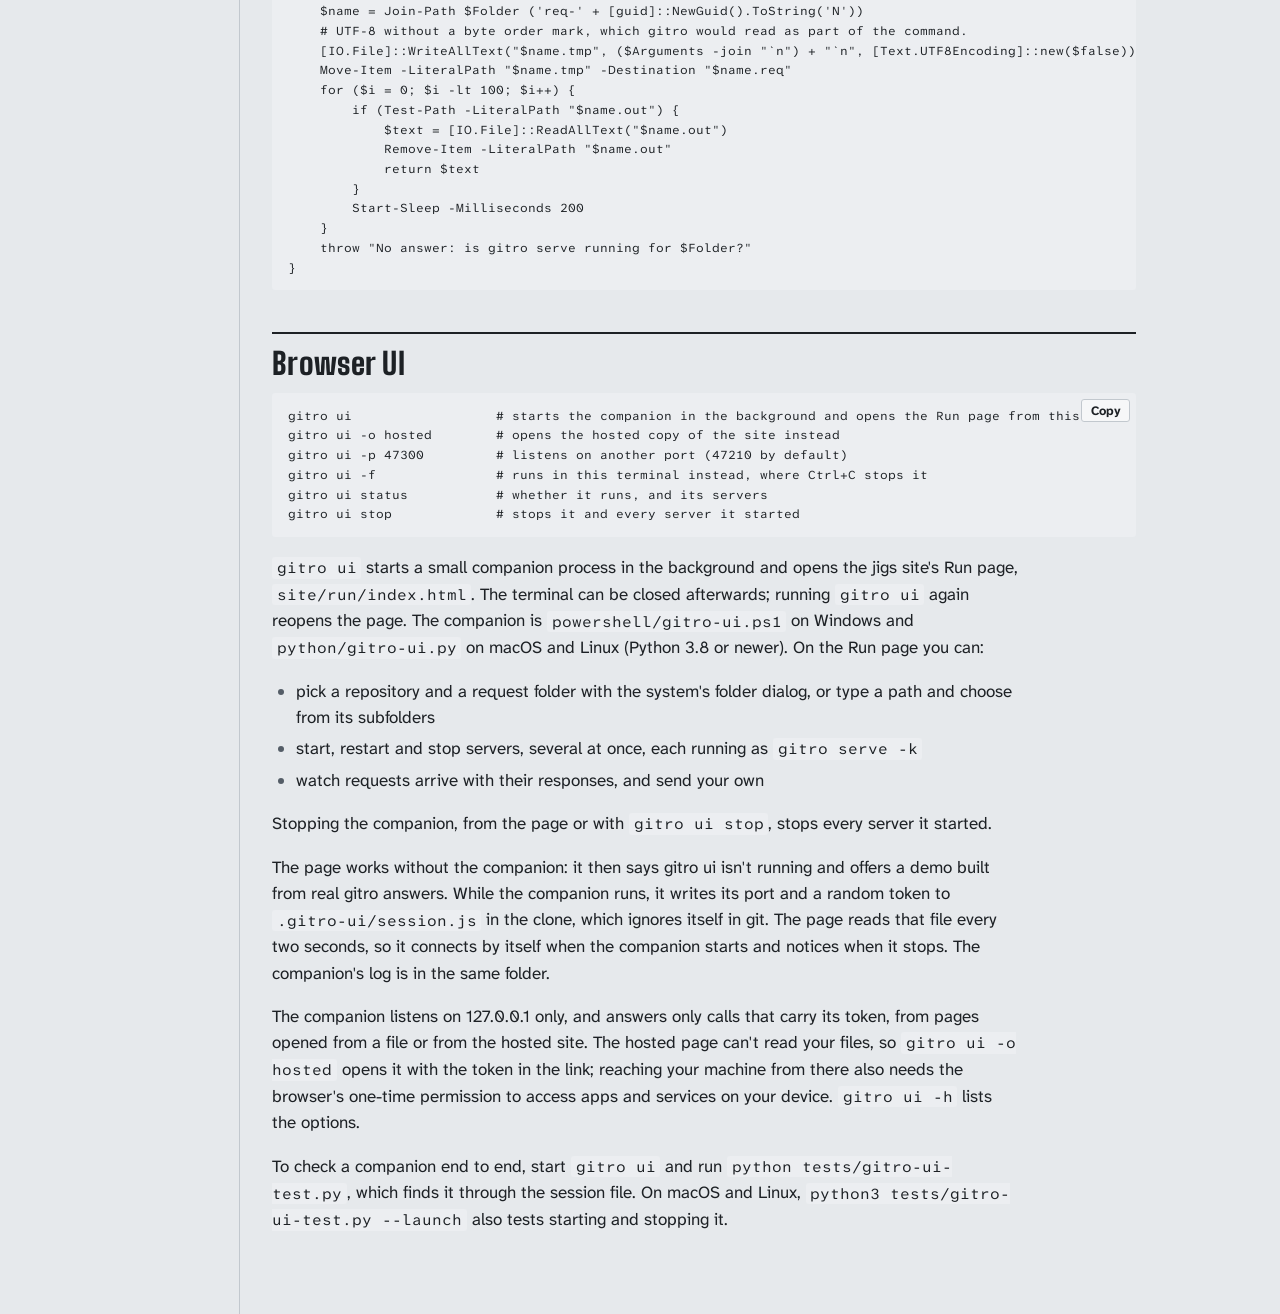
<file: site/tools/gitro/index.html>
<!doctype html>
<html lang="en">
<head>
<meta charset="utf-8">
<meta name="viewport" content="width=device-width, initial-scale=1">
<meta name="robots" content="noindex, nofollow">
<title>gitro | jigs</title>
<link rel="stylesheet" href="../../assets/site.css">
<link rel="stylesheet" href="../tools.css">
<script src="../../data/docs.js"></script>
<script src="../../assets/site.js"></script>
</head>
<!-- Written by site/data/make-docs.py from docs/gitro.md. Edit that page, then run it again. -->
<body data-page="tool-gitro">
<main class="page tool">
    <section class="plate" aria-labelledby="title">
        <div>
            <h1 id="title">gitro</h1>
            <p class="job">Runs read-only git commands from a fixed menu. <code>gitro serve</code> answers them through a shared folder, so a program without access to the repository, such as an AI agent in a sandbox, can still inspect it.</p>
        </div>
        <dl>
            <dt>Kind</dt><dd>Bash function</dd>
            <dt>Script</dt><dd><a href="https://github.com/MangkorN/jigs/blob/main/bash/functions/gitro.sh"><code>bash/functions/gitro.sh</code></a></dd>
            <dt>Page</dt><dd><a href="https://github.com/MangkorN/jigs/blob/main/docs/gitro.md"><code>docs/gitro.md</code></a></dd>
            <dt>Try it</dt><dd><a href="../../run/">Run gitro in your browser</a></dd>
            <dt>Tested</dt><dd><a href="../../gitro/read-only/">What it refuses, and why</a></dd>
            <dt>Callers</dt><dd><a href="../../gitro/callers/">An agent asking gitro</a></dd>
        </dl>
    </section>
    <nav class="contents" aria-label="On this page">
        <h2>On this page</h2>
        <ul>
            <li class="level-2"><a href="#serving-other-processes">Serving other processes</a></li>
            <li class="level-2"><a href="#connecting-a-caller">Connecting a caller</a></li>
            <li class="level-3"><a href="#a-caller-in-a-few-lines">A caller in a few lines</a></li>
            <li class="level-2"><a href="#browser-ui">Browser UI</a></li>
        </ul>
    </nav>
    <article class="doc">
<pre data-language="bash"><code>gitro [-C &lt;repo&gt;] &lt;command&gt; [&lt;flag&gt;...] [&lt;arg&gt;...] [-- &lt;path&gt;...]
gitro serve [-i &lt;seconds&gt;] [-k] [-n &lt;name&gt;] &lt;repo&gt; &lt;dir&gt;
gitro list [&lt;root&gt;]
gitro ui [start | stop | status] [&lt;option&gt;...]
gitro help [&lt;command&gt; | serve]</code></pre>
<p>The menu covers status, diffs, history, blame, search, branches, tags, refs, stashes and more. <code>gitro</code> with no arguments lists it, and <code>gitro help &lt;command&gt;</code> shows a command's usage and allowed flags.</p>
<p>Each command maps to one git subcommand and accepts only the flags on its allow-list, so it can't change the repository, read files outside it or start another program:</p>
<ul>
<li>Flags that write files, run external programs or reach outside the repository (<code>--output</code>, <code>--ext-diff</code>, <code>--no-index</code>, <code>grep -f</code>, <code>blame --contents</code>, ...) are on no list. Write actions such as <code>branch -d</code> can't be expressed either, and <code>branch</code> and <code>tag</code> always run with <code>--list</code>.</li>
<li>Arguments before <code>--</code> can't start with <code>-</code>, so they can't pass options. Everything after <code>--</code> is a path.</li>
<li><code>diff</code> refuses names outside the working tree, before or after <code>--</code>. Given two names and one of them outside, <code>git diff</code> would compare the files on disk instead, as if given <code>--no-index</code>.</li>
<li>git starts no pager, external diff, textconv converter, file-watcher hook (<code>core.fsmonitor</code>) or signature check, even if the repository's config sets one. <code>--format</code> and <code>--pretty</code> refuse signature placeholders (<code>%G?</code>, ...), which start gpg, and <code>range-diff</code> is refused while a textconv converter is configured, since it runs it despite <code>--no-textconv</code>.</li>
<li>The repository's clean filters, such as Git LFS's, still run, since git needs them to read working-tree files.</li>
<li>Commands run against a temporary copy of the index, since <code>git status</code> and <code>git diff</code> otherwise refresh it and write it back.</li>
<li><code>remote</code> hides any credentials embedded in remote URLs.</li>
</ul>
<p><code>tests/gitro-test.sh</code> checks these against a repository set up to start a program wherever git would.</p>
<p>Flags that take a value are written as one argument (<code>-n5</code>, <code>--format=%h %s</code>). A cluster of single-letter flags works when each letter is allowed on its own (<code>shortlog -sn</code>).</p>
<p>Output goes to the terminal, so it can be redirected or piped like any command's:</p>
<pre data-language="bash"><code>gitro status --short --branch
gitro diff --cached --stat -- src
gitro log --oneline -10
gitro show HEAD~2:README.md
gitro -C /d/Repos/MyProject rev-list --count --left-right main...@{upstream}   # another repository
gitro -C /d/Repos/MyProject status &gt; /d/Temp/status.txt                        # to a file
toclip gitro diff --cached --stat                                              # to the clipboard</code></pre>
<p><code>gitro.sh</code> also runs as a script, so programs that don't load the bashrc, such as PowerShell or a scheduled task, can call it through Git's bash. Windows paths work in this form:</p>
<pre data-language="powershell"><code>&amp; 'C:\Program Files\Git\bin\bash.exe' D:\Repos\jigs\bash\functions\gitro.sh -C D:\Repos\MyProject status</code></pre>
<h2 id="serving-other-processes">Serving other processes</h2>
<p><code>gitro serve</code> lets another process inspect a repository with no access to it, such as a tool in a VM or container that can only reach a shared folder. It watches <code>&lt;dir&gt;</code> and answers each request that appears there, until stopped with Ctrl+C:</p>
<ol>
<li>The caller writes a request with one argument per line, the command first, under a temporary name, then renames it to <code>&lt;name&gt;.req</code>.</li>
<li>gitro runs it and writes <code>&lt;name&gt;.out</code>: a <code># gitro exit=&lt;code&gt;: &lt;request&gt;</code> line, followed by the command's output and errors.</li>
<li>Requests are removed once taken, and responses after an hour.</li>
</ol>
<pre data-language="bash"><code>gitro serve /d/Repos/MyProject /d/Exchange/myproject
gitro serve -k /d/Repos/MyProject /d/Exchange/myproject   # also keep a copy of each response</code></pre>
<p>With <code>-k</code>, the server also keeps a copy of each response in <code>&lt;dir&gt;/kept/</code> for an hour, so you can look back at what was asked and answered after the caller has removed its response.</p>
<p>The server's terminal only logs one line per request and doesn't read typed input. To run commands yourself, use <code>gitro</code> directly in another terminal. To try the protocol by hand, write a request from another terminal:</p>
<pre data-language="bash"><code>printf '%s\n' status --short &gt; /d/Exchange/myproject/t1.tmp
mv /d/Exchange/myproject/t1.tmp /d/Exchange/myproject/t1.req
sleep 1; cat /d/Exchange/myproject/t1.out</code></pre>
<p>A <code>help serve</code> request returns these steps, so a caller can learn the protocol through the folder itself. Each server answers for one repository. To serve several, run one per repository, each with its own folder.</p>
<p>While it runs, a server keeps <code>&lt;dir&gt;/gitro-server.json</code> up to date: its name, repository, host, process id, start time, and the time it last refreshed the file, every 10 seconds. A caller that can see several request folders reads these to find the one serving the repository it wants. The name is the repository's folder name unless <code>-n</code> gives another. One folder has one server: <code>gitro serve</code> refuses a folder whose server is still running, and removes the file when it stops. A file left behind by a server that was killed counts as stale once its process is gone, or after a minute without a refresh.</p>
<pre data-language="bash"><code>gitro serve -n backend /d/Repos/MyProject /d/Exchange/myproject
gitro list /d/Exchange    # the servers answering in /d/Exchange and the folders under it</code></pre>
<h2 id="connecting-a-caller">Connecting a caller</h2>
<p>A caller is anything that can write and read files in the request folder: an AI agent in a sandbox, a tool in a VM or container, a script running under another account. It needs no git, no access to the repository and nothing installed.</p>
<p><strong>What a caller can see:</strong> whatever the allow-listed commands show about the repository, such as its files, history, diffs, branches and tags. <strong>What it can't do:</strong> change anything, run anything but gitro's commands, or read outside the repository. So serve only repositories the caller may read.</p>
<p>To connect one:</p>
<ol>
<li><p><strong>Pick a request folder the caller can reach:</strong> for an agent on your machine, a folder it's allowed to work in; for a VM or container, a shared or mounted folder. Keep it outside the repository, since the caller needs only this folder.</p></li>
<li><p><strong>Start a server</strong> for the repository and that folder, in a terminal or on the Run page (<code>gitro ui</code>):</p>
<pre data-language="bash"><code>gitro serve -k /d/Repos/MyProject /d/Exchange/myproject</code></pre>
<p><code>-k</code> keeps a copy of each response for an hour, so you can see what the caller got as well as what it asked.</p></li>
<li><p><strong>Tell the caller where the folder is.</strong> It learns the rest from the folder: <code>gitro-server.json</code> names the repository being served, and a <code>help serve</code> request answers with the protocol. To an agent, for instance:</p>
<blockquote>
<p>This project's git repository is served read-only through gitro in <code>/mnt/exchange/myproject</code>, a folder you can write to. You have no access to the repository itself. To run a gitro command, write its arguments, one per line, to a new file in that folder, rename the file so its name ends in <code>.req</code>, then wait for the file with the same name ending in <code>.out</code>, read it and delete it. Start with <code>help serve</code>, then <code>help</code>, then <code>status --short --branch</code>.</p>
</blockquote>
<p>Give the folder's path as the caller sees it: <code>D:\Exchange\myproject</code> on Windows can be <code>/mnt/d/Exchange/myproject</code> in WSL, or wherever a container mounts it.</p></li>
<li><p><strong>Watch the requests.</strong> The server's terminal logs one line per request, and the Run page shows each request with its response.</p></li>
</ol>
<p>A caller that can see several request folders, such as <code>/mnt/exchange</code>, finds a repository's server by reading each folder's <code>gitro-server.json</code>. A server that isn't running answers nothing, so a caller should give up after a while and say so rather than wait.</p>
<h3 id="a-caller-in-a-few-lines">A caller in a few lines</h3>
<p>A caller that runs scripts can keep one of these as a helper. Each sends one request, waits up to 20 seconds and returns the response, whose first line is <code># gitro exit=&lt;code&gt;: &lt;request&gt;</code>.</p>
<pre data-language="bash"><code># gitro_ask &lt;folder&gt; &lt;command&gt; [&lt;arg&gt;...]
gitro_ask() {
    local dir=$1 name=req-$$-$RANDOM i
    shift
    printf '%s\n' "$@" &gt; "$dir/$name.tmp" &amp;&amp; mv "$dir/$name.tmp" "$dir/$name.req" || return
    for (( i = 0; i &lt; 100; i++ )); do
        if [[ -f $dir/$name.out ]]; then
            cat "$dir/$name.out" &amp;&amp; rm -f "$dir/$name.out"
            return
        fi
        sleep 0.2
    done
    rm -f "$dir/$name.req"
    echo "no answer: is gitro serve running for $dir?" &gt;&amp;2
    return 1
}</code></pre>
<pre data-language="python"><code>import os, time, uuid

def gitro_ask(folder, *args):
    """gitro_ask('/mnt/exchange/myproject', 'log', '--oneline', '-5')"""
    name = os.path.join(folder, 'req-' + uuid.uuid4().hex)
    with open(name + '.tmp', 'w', encoding='utf-8', newline='\n') as request:
        request.write('\n'.join(args) + '\n')
    os.replace(name + '.tmp', name + '.req')
    for _ in range(100):
        if os.path.exists(name + '.out'):
            with open(name + '.out', encoding='utf-8', errors='replace') as response:
                text = response.read()
            os.remove(name + '.out')
            return text
        time.sleep(0.2)
    raise TimeoutError('no answer: is gitro serve running for %s?' % folder)</code></pre>
<pre data-language="powershell"><code># Invoke-Gitro D:\Exchange\myproject log, --oneline, -5
function Invoke-Gitro([string]$Folder, [string[]]$Arguments) {
    $name = Join-Path $Folder ('req-' + [guid]::NewGuid().ToString('N'))
    # UTF-8 without a byte order mark, which gitro would read as part of the command.
    [IO.File]::WriteAllText("$name.tmp", ($Arguments -join "`n") + "`n", [Text.UTF8Encoding]::new($false))
    Move-Item -LiteralPath "$name.tmp" -Destination "$name.req"
    for ($i = 0; $i -lt 100; $i++) {
        if (Test-Path -LiteralPath "$name.out") {
            $text = [IO.File]::ReadAllText("$name.out")
            Remove-Item -LiteralPath "$name.out"
            return $text
        }
        Start-Sleep -Milliseconds 200
    }
    throw "No answer: is gitro serve running for $Folder?"
}</code></pre>
<h2 id="browser-ui">Browser UI</h2>
<pre data-language="bash"><code>gitro ui                  # starts the companion in the background and opens the Run page from this clone
gitro ui -o hosted        # opens the hosted copy of the site instead
gitro ui -p 47300         # listens on another port (47210 by default)
gitro ui -f               # runs in this terminal instead, where Ctrl+C stops it
gitro ui status           # whether it runs, and its servers
gitro ui stop             # stops it and every server it started</code></pre>
<p><code>gitro ui</code> starts a small companion process in the background and opens the jigs site's Run page, <code>site/run/index.html</code>. The terminal can be closed afterwards; running <code>gitro ui</code> again reopens the page. The companion is <code>powershell/gitro-ui.ps1</code> on Windows and <code>python/gitro-ui.py</code> on macOS and Linux (Python 3.8 or newer). On the Run page you can:</p>
<ul>
<li>pick a repository and a request folder with the system's folder dialog, or type a path and choose from its subfolders</li>
<li>start, restart and stop servers, several at once, each running as <code>gitro serve -k</code></li>
<li>watch requests arrive with their responses, and send your own</li>
</ul>
<p>Stopping the companion, from the page or with <code>gitro ui stop</code>, stops every server it started.</p>
<p>The page works without the companion: it then says gitro ui isn't running and offers a demo built from real gitro answers. While the companion runs, it writes its port and a random token to <code>.gitro-ui/session.js</code> in the clone, which ignores itself in git. The page reads that file every two seconds, so it connects by itself when the companion starts and notices when it stops. The companion's log is in the same folder.</p>
<p>The companion listens on 127.0.0.1 only, and answers only calls that carry its token, from pages opened from a file or from the hosted site. The hosted page can't read your files, so <code>gitro ui -o hosted</code> opens it with the token in the link; reaching your machine from there also needs the browser's one-time permission to access apps and services on your device. <code>gitro ui -h</code> lists the options.</p>
<p>To check a companion end to end, start <code>gitro ui</code> and run <code>python tests/gitro-ui-test.py</code>, which finds it through the session file. On macOS and Linux, <code>python3 tests/gitro-ui-test.py --launch</code> also tests starting and stopping it.</p>
    </article>
</main>
</body>
</html>
</file>
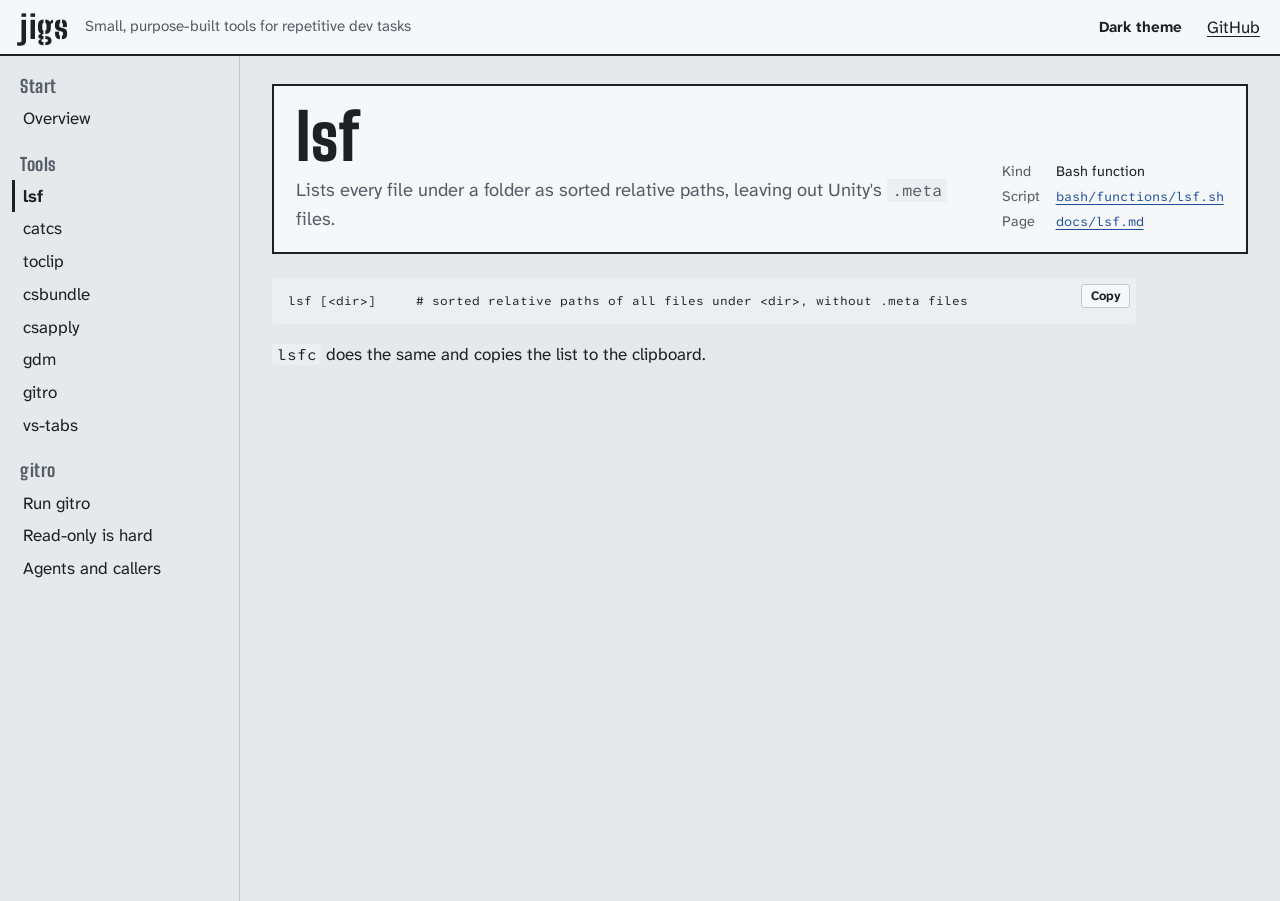
<file: site/tools/lsf/index.html>
<!doctype html>
<html lang="en">
<head>
<meta charset="utf-8">
<meta name="viewport" content="width=device-width, initial-scale=1">
<meta name="robots" content="noindex, nofollow">
<title>lsf | jigs</title>
<link rel="stylesheet" href="../../assets/site.css">
<link rel="stylesheet" href="../tools.css">
<script src="../../data/docs.js"></script>
<script src="../../assets/site.js"></script>
</head>
<!-- Written by site/data/make-docs.py from docs/lsf.md. Edit that page, then run it again. -->
<body data-page="tool-lsf">
<main class="page tool">
    <section class="plate" aria-labelledby="title">
        <div>
            <h1 id="title">lsf</h1>
            <p class="job">Lists every file under a folder as sorted relative paths, leaving out Unity's <code>.meta</code> files.</p>
        </div>
        <dl>
            <dt>Kind</dt><dd>Bash function</dd>
            <dt>Script</dt><dd><a href="https://github.com/MangkorN/jigs/blob/main/bash/functions/lsf.sh"><code>bash/functions/lsf.sh</code></a></dd>
            <dt>Page</dt><dd><a href="https://github.com/MangkorN/jigs/blob/main/docs/lsf.md"><code>docs/lsf.md</code></a></dd>
        </dl>
    </section>

    <article class="doc">
<pre data-language="bash"><code>lsf [&lt;dir&gt;]     # sorted relative paths of all files under &lt;dir&gt;, without .meta files</code></pre>
<p><code>lsfc</code> does the same and copies the list to the clipboard.</p>
    </article>
</main>
</body>
</html>
</file>
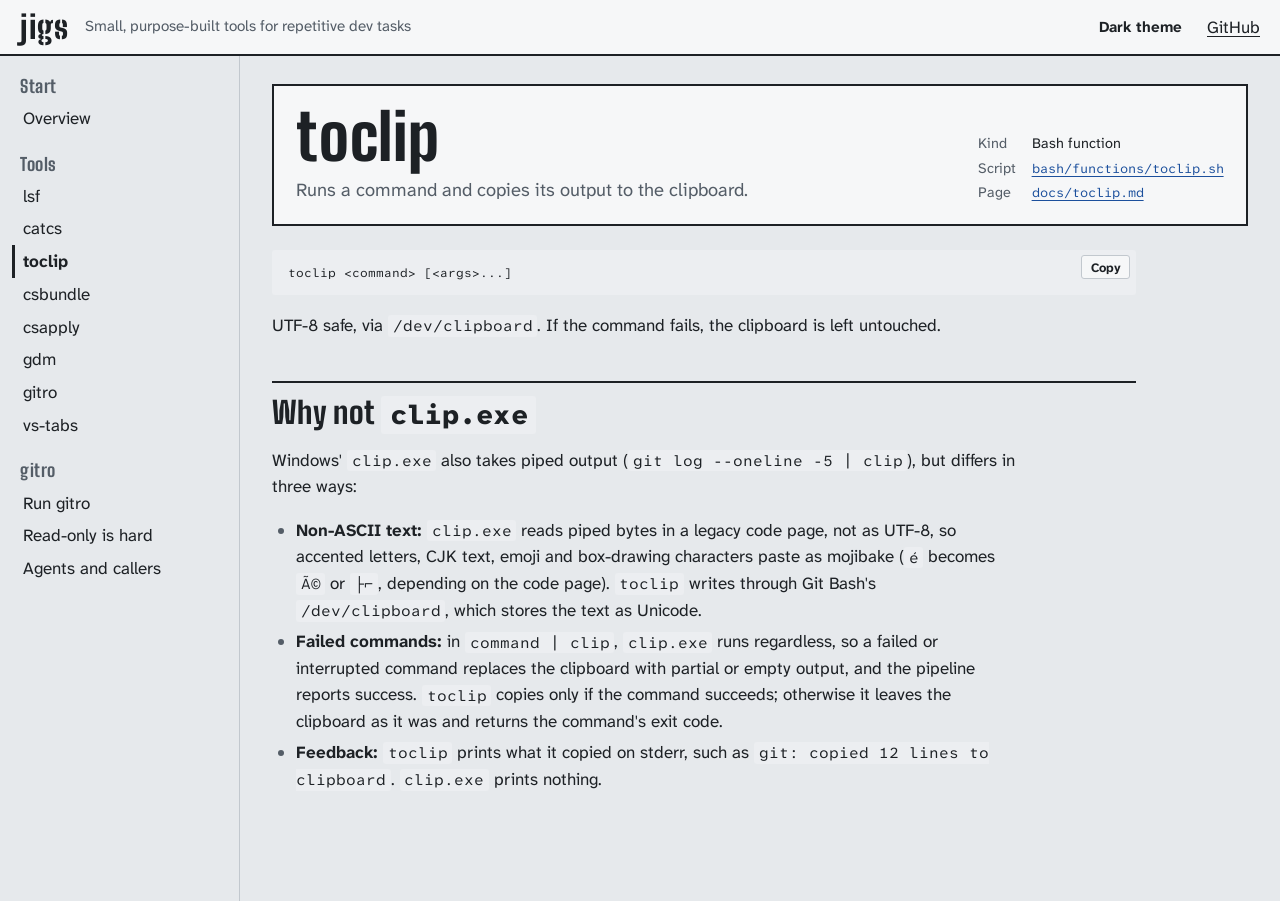
<file: site/tools/toclip/index.html>
<!doctype html>
<html lang="en">
<head>
<meta charset="utf-8">
<meta name="viewport" content="width=device-width, initial-scale=1">
<meta name="robots" content="noindex, nofollow">
<title>toclip | jigs</title>
<link rel="stylesheet" href="../../assets/site.css">
<link rel="stylesheet" href="../tools.css">
<script src="../../data/docs.js"></script>
<script src="../../assets/site.js"></script>
</head>
<!-- Written by site/data/make-docs.py from docs/toclip.md. Edit that page, then run it again. -->
<body data-page="tool-toclip">
<main class="page tool">
    <section class="plate" aria-labelledby="title">
        <div>
            <h1 id="title">toclip</h1>
            <p class="job">Runs a command and copies its output to the clipboard.</p>
        </div>
        <dl>
            <dt>Kind</dt><dd>Bash function</dd>
            <dt>Script</dt><dd><a href="https://github.com/MangkorN/jigs/blob/main/bash/functions/toclip.sh"><code>bash/functions/toclip.sh</code></a></dd>
            <dt>Page</dt><dd><a href="https://github.com/MangkorN/jigs/blob/main/docs/toclip.md"><code>docs/toclip.md</code></a></dd>
        </dl>
    </section>

    <article class="doc">
<pre data-language="bash"><code>toclip &lt;command&gt; [&lt;args&gt;...]</code></pre>
<p>UTF-8 safe, via <code>/dev/clipboard</code>. If the command fails, the clipboard is left untouched.</p>
<h2 id="why-not-clipexe">Why not <code>clip.exe</code></h2>
<p>Windows' <code>clip.exe</code> also takes piped output (<code>git log --oneline -5 | clip</code>), but differs in three ways:</p>
<ul>
<li><strong>Non-ASCII text:</strong> <code>clip.exe</code> reads piped bytes in a legacy code page, not as UTF-8, so accented letters, CJK text, emoji and box-drawing characters paste as mojibake (<code>é</code> becomes <code>Ã©</code> or <code>├⌐</code>, depending on the code page). <code>toclip</code> writes through Git Bash's <code>/dev/clipboard</code>, which stores the text as Unicode.</li>
<li><strong>Failed commands:</strong> in <code>command | clip</code>, <code>clip.exe</code> runs regardless, so a failed or interrupted command replaces the clipboard with partial or empty output, and the pipeline reports success. <code>toclip</code> copies only if the command succeeds; otherwise it leaves the clipboard as it was and returns the command's exit code.</li>
<li><strong>Feedback:</strong> <code>toclip</code> prints what it copied on stderr, such as <code>git: copied 12 lines to clipboard</code>. <code>clip.exe</code> prints nothing.</li>
</ul>
    </article>
</main>
</body>
</html>
</file>
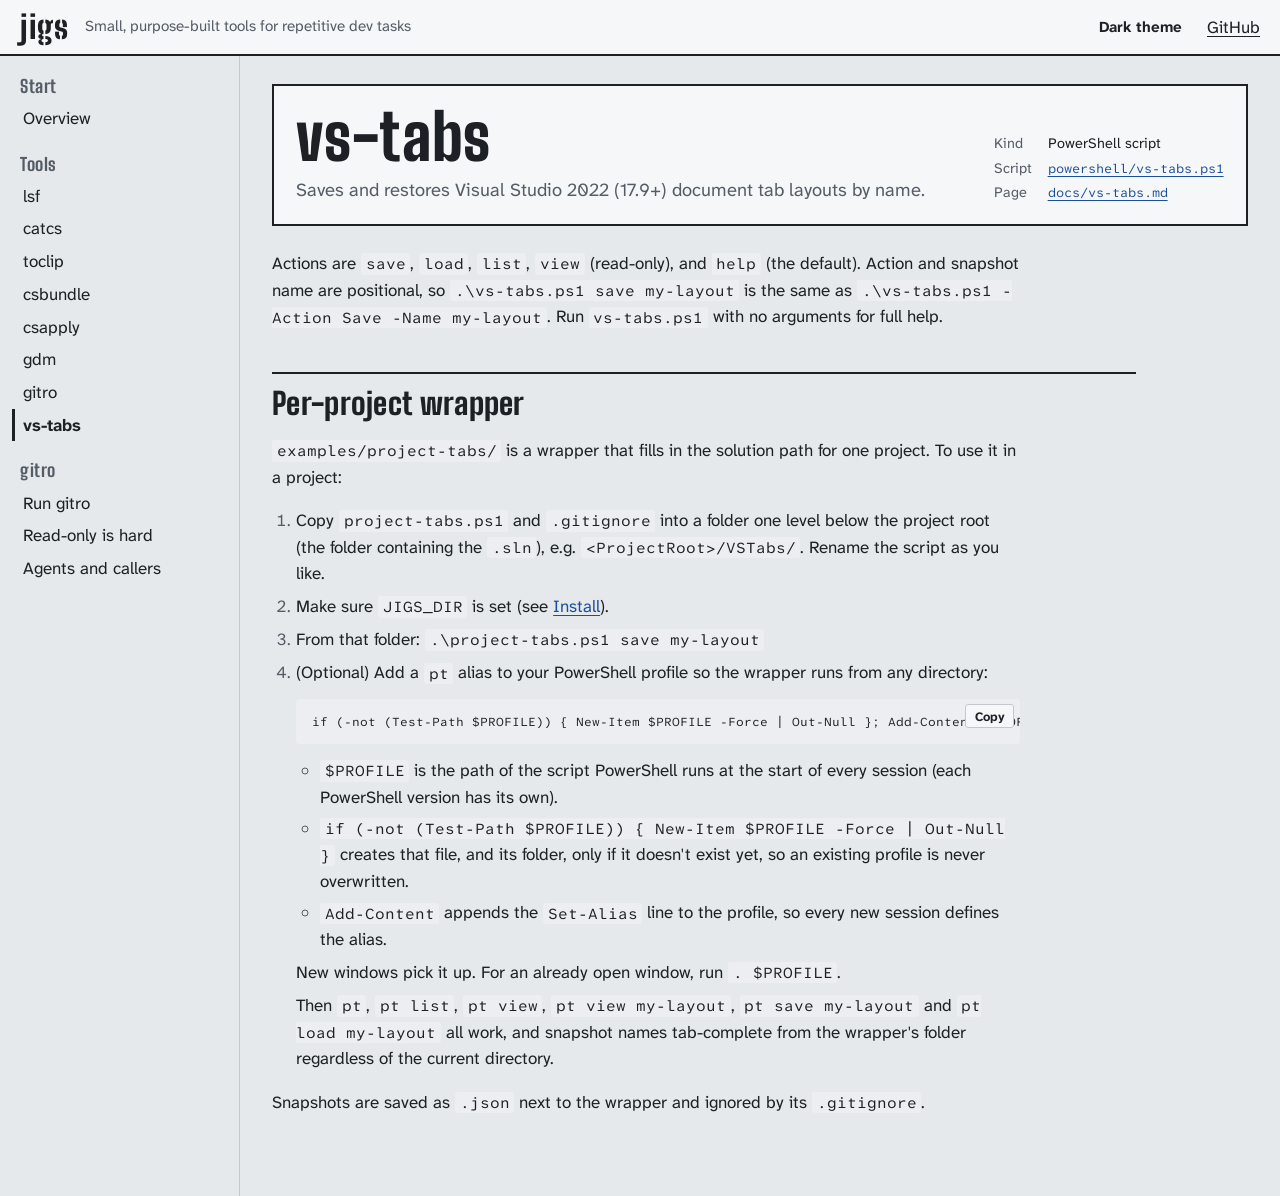
<file: site/tools/vs-tabs/index.html>
<!doctype html>
<html lang="en">
<head>
<meta charset="utf-8">
<meta name="viewport" content="width=device-width, initial-scale=1">
<meta name="robots" content="noindex, nofollow">
<title>vs-tabs | jigs</title>
<link rel="stylesheet" href="../../assets/site.css">
<link rel="stylesheet" href="../tools.css">
<script src="../../data/docs.js"></script>
<script src="../../assets/site.js"></script>
</head>
<!-- Written by site/data/make-docs.py from docs/vs-tabs.md. Edit that page, then run it again. -->
<body data-page="tool-vs-tabs">
<main class="page tool">
    <section class="plate" aria-labelledby="title">
        <div>
            <h1 id="title">vs-tabs</h1>
            <p class="job">Saves and restores Visual Studio 2022 (17.9+) document tab layouts by name.</p>
        </div>
        <dl>
            <dt>Kind</dt><dd>PowerShell script</dd>
            <dt>Script</dt><dd><a href="https://github.com/MangkorN/jigs/blob/main/powershell/vs-tabs.ps1"><code>powershell/vs-tabs.ps1</code></a></dd>
            <dt>Page</dt><dd><a href="https://github.com/MangkorN/jigs/blob/main/docs/vs-tabs.md"><code>docs/vs-tabs.md</code></a></dd>
        </dl>
    </section>

    <article class="doc">
<p>Actions are <code>save</code>, <code>load</code>, <code>list</code>, <code>view</code> (read-only), and <code>help</code> (the default). Action and snapshot name are positional, so <code>.\vs-tabs.ps1 save my-layout</code> is the same as <code>.\vs-tabs.ps1 -Action Save -Name my-layout</code>. Run <code>vs-tabs.ps1</code> with no arguments for full help.</p>
<h2 id="per-project-wrapper">Per-project wrapper</h2>
<p><code>examples/project-tabs/</code> is a wrapper that fills in the solution path for one project. To use it in a project:</p>
<ol>
<li><p>Copy <code>project-tabs.ps1</code> and <code>.gitignore</code> into a folder one level below the project root (the folder containing the <code>.sln</code>), e.g. <code>&lt;ProjectRoot&gt;/VSTabs/</code>. Rename the script as you like.</p></li>
<li><p>Make sure <code>JIGS_DIR</code> is set (see <a href="https://github.com/MangkorN/jigs/blob/main/README.md#powershell">Install</a>).</p></li>
<li><p>From that folder: <code>.\project-tabs.ps1 save my-layout</code></p></li>
<li><p>(Optional) Add a <code>pt</code> alias to your PowerShell profile so the wrapper runs from any directory:</p>
<pre data-language="powershell"><code>if (-not (Test-Path $PROFILE)) { New-Item $PROFILE -Force | Out-Null }; Add-Content $PROFILE 'Set-Alias pt D:\Repos\MyProject\VSTabs\project-tabs.ps1'</code></pre>
<ul>
<li><code>$PROFILE</code> is the path of the script PowerShell runs at the start of every session (each PowerShell version has its own).</li>
<li><code>if (-not (Test-Path $PROFILE)) { New-Item $PROFILE -Force | Out-Null }</code> creates that file, and its folder, only if it doesn't exist yet, so an existing profile is never overwritten.</li>
<li><code>Add-Content</code> appends the <code>Set-Alias</code> line to the profile, so every new session defines the alias.</li>
</ul>
<p>New windows pick it up. For an already open window, run <code>. $PROFILE</code>.</p>
<p>Then <code>pt</code>, <code>pt list</code>, <code>pt view</code>, <code>pt view my-layout</code>, <code>pt save my-layout</code> and <code>pt load my-layout</code> all work, and snapshot names tab-complete from the wrapper's folder regardless of the current directory.</p></li>
</ol>
<p>Snapshots are saved as <code>.json</code> next to the wrapper and ignored by its <code>.gitignore</code>.</p>
    </article>
</main>
</body>
</html>
</file>
<file: site/assets/site.css>
/* jigs site: shared styles. Colors follow shop-floor safety signals: green running, yellow attention,
   red stopped or failed, blue actions. Each font family loads on its own, so one failing leaves the others. */

@import url('https://fonts.googleapis.com/css2?family=Big+Shoulders:wght@600..800&display=swap');
@import url('https://fonts.googleapis.com/css2?family=Big+Shoulders+Stencil:wght@800&display=swap');
@import url('https://fonts.googleapis.com/css2?family=Atkinson+Hyperlegible+Next:ital,wght@0,400;0,700;1,400&display=swap');
@import url('https://fonts.googleapis.com/css2?family=Atkinson+Hyperlegible+Mono:wght@400;700&display=swap');

/* THEME ================================================================================================================ */

:root {
    --steel: #e6e9ec;
    --plate: #f6f7f8;
    --ink: #1d2125;
    --ink-soft: #545d67;
    --rule: #c2c8ce;
    --rule-strong: #1d2125;
    --blue: #1b4f9c;
    --blue-soft: #dbe5f4;
    --green: #1e7a4c;
    --green-soft: #d9eee2;
    --yellow: #f2b600;
    --yellow-soft: #fbefc7;
    --red: #b3261e;
    --red-soft: #f6dcda;
    --code-bg: #eceef1;

    --font-display: 'Big Shoulders', 'Arial Narrow', 'Roboto Condensed', sans-serif-condensed, sans-serif;
    --font-stencil: 'Big Shoulders Stencil', var(--font-display);
    --font-text: 'Atkinson Hyperlegible Next', 'Segoe UI', system-ui, sans-serif;
    --font-mono: 'Atkinson Hyperlegible Mono', ui-monospace, Consolas, 'Cascadia Mono', Menlo, monospace;

    --measure: 68ch;
    --rail: 15rem;
    color-scheme: light;
}

:root[data-theme='dark'] {
    --steel: #171b1f;
    --plate: #1f252a;
    --ink: #e2e6ea;
    --ink-soft: #9aa4ae;
    --rule: #343c44;
    --rule-strong: #c9d0d6;
    --blue: #86adf0;
    --blue-soft: #1f2d45;
    --green: #5cc28f;
    --green-soft: #1a3226;
    --yellow: #f7c843;
    --yellow-soft: #3a3115;
    --red: #f07167;
    --red-soft: #3e2120;
    --code-bg: #262d33;
    color-scheme: dark;
}

/* BASE ================================================================================================================= */

*, *::before, *::after { box-sizing: border-box; }

html { -webkit-text-size-adjust: 100%; }

body {
    margin: 0;
    background: var(--steel);
    color: var(--ink);
    font: 17px/1.55 var(--font-text);
}

a { color: var(--blue); text-underline-offset: 0.18em; }
a:hover { text-decoration-thickness: 2px; }

:focus-visible { outline: 2px solid var(--blue); outline-offset: 2px; }

code, kbd, pre, samp { font-family: var(--font-mono); font-size: 0.9em; }

:not(pre) > code {
    background: var(--code-bg);
    border-radius: 3px;
    padding: 0.05em 0.3em;
    overflow-wrap: anywhere;
}

pre {
    background: var(--code-bg);
    border-radius: 3px;
    padding: 0.8rem 1rem;
    overflow-x: auto;
    line-height: 1.45;
}

h1, h2 { font-family: var(--font-display); font-weight: 800; line-height: 1.05; letter-spacing: 0.01em; }
h2 { font-size: 2rem; margin: 2.4rem 0 0.6rem; }
h3 { font-size: 1.1rem; margin: 1.6rem 0 0.4rem; }

p, ul, ol { max-width: var(--measure); }

[hidden] { display: none !important; }

/* A Copy button on the top right of a code block or quote, out of the way until it's wanted. */
.copyable { position: relative; max-width: 100%; }
.copyable > pre { padding-right: 4.5rem; }
.copyable > .copy {
    position: absolute;
    top: 0.35rem;
    right: 0.35rem;
    font-size: 0.8rem;
    padding: 0.2rem 0.55rem;
    background: var(--plate);
    border-color: var(--rule);
}
.copy-buffer { position: fixed; top: -100vh; opacity: 0; }

/* On a narrow screen, code scrolls sideways under the button, so the button gets a strip of its own above the code. */
@media (max-width: 640px) {
    .copyable > pre { padding-top: 2.4rem; padding-right: 1rem; }
}

@media (prefers-reduced-motion: reduce) {
    *, *::before, *::after { transition: none !important; animation: none !important; }
}

/* SHELL ================================================================================================================ */

.site-header {
    display: flex;
    align-items: center;
    gap: 1rem;
    padding: 0.6rem 1.25rem;
    border-bottom: 2px solid var(--rule-strong);
    background: var(--plate);
}

.wordmark {
    font: 800 2rem/1 var(--font-stencil);
    color: var(--ink);
    text-decoration: none;
    letter-spacing: 0.02em;
}

.site-header .tagline { color: var(--ink-soft); font-size: 0.95rem; margin: 0; }
.site-header .spacer { flex: 1; }
.site-header a.plain { color: var(--ink); }

.layout {
    display: grid;
    grid-template-columns: var(--rail) minmax(0, 1fr);
    min-height: calc(100vh - 3.4rem);
}

.rail {
    border-right: 1px solid var(--rule);
    padding: 1.25rem 1rem 2rem 1.25rem;
}

.rail h2 {
    font: 700 1.1rem/1.2 var(--font-display);
    color: var(--ink-soft);
    margin: 1.2rem 0 0.3rem;
    letter-spacing: 0.03em;
}
.rail h2:first-child { margin-top: 0; }
.rail ul { list-style: none; margin: 0; padding: 0; }
.rail a {
    display: block;
    padding: 0.2rem 0.5rem;
    margin-left: -0.5rem;
    border-left: 3px solid transparent;
    color: var(--ink);
    text-decoration: none;
}
.rail a:hover { border-left-color: var(--rule); }
.rail a[aria-current='page'] { border-left-color: var(--ink); font-weight: 700; }

.page {
    padding: 1.75rem 2rem 4rem;
    max-width: 72rem;
}

@media (max-width: 860px) {
    .layout { grid-template-columns: minmax(0, 1fr); }
    .rail { border-right: 0; border-bottom: 1px solid var(--rule); padding: 0.75rem 1.25rem; }
    /* Each group becomes a row: its name, then its links wrapping beside it. */
    .rail nav { display: grid; grid-template-columns: max-content minmax(0, 1fr); gap: 0.35rem 1rem; align-items: baseline; }
    .rail h2 { margin: 0; font-size: 1rem; }
    .rail ul { display: flex; flex-wrap: wrap; gap: 0.1rem 1rem; }
    .rail a { margin-left: 0; padding: 0.1rem 0; border-left: 0; border-bottom: 2px solid transparent; }
    .rail a:hover { border-bottom-color: var(--rule); }
    .rail a[aria-current='page'] { border-bottom-color: var(--ink); }
    .page { padding: 1.25rem 1.25rem 3rem; }
    .site-header .tagline { display: none; }
}

/* ID PLATE ============================================================================================================= */

/* The equipment plate at the top of each tool page: the name, its job, and where it runs. */
.plate {
    display: grid;
    grid-template-columns: minmax(0, 1fr) auto;
    gap: 1rem 2.5rem;
    align-items: end;
    border: 2px solid var(--rule-strong);
    background: var(--plate);
    padding: 1.1rem 1.4rem 1.2rem;
    margin-bottom: 1.5rem;
}

.plate h1 { font-size: clamp(2.6rem, 6vw, 4rem); margin: 0; }
.plate .job { margin: 0.35rem 0 0; font-size: 1.15rem; color: var(--ink-soft); }

.plate dl {
    display: grid;
    grid-template-columns: auto auto;
    gap: 0.15rem 1rem;
    margin: 0;
    font-size: 0.9rem;
}
.plate dt { color: var(--ink-soft); }
.plate dd { margin: 0; }
.plate dd code { background: none; padding: 0; }

@media (max-width: 640px) {
    .plate { grid-template-columns: minmax(0, 1fr); }
}

/* CONTROLS ============================================================================================================= */

button, .button {
    font: 700 0.95rem/1.2 var(--font-text);
    color: var(--ink);
    background: var(--plate);
    border: 1px solid var(--rule);
    border-radius: 3px;
    padding: 0.45rem 0.9rem;
    cursor: pointer;
    text-decoration: none;
    display: inline-block;
}
button:hover:not(:disabled), .button:hover { border-color: var(--ink-soft); }
button:disabled { opacity: 0.5; cursor: default; }
button.primary, .button.primary { background: var(--blue); border-color: var(--blue); color: var(--plate); }
button.stop { color: var(--red); }
button.quiet { border-color: transparent; background: none; padding-inline: 0.5rem; }
button.quiet:hover:not(:disabled) { border-color: var(--rule); }

input[type='text'] {
    font: 0.95rem/1.3 var(--font-mono);
    color: var(--ink);
    background: var(--steel);
    border: 1px solid var(--rule);
    border-radius: 3px;
    padding: 0.45rem 0.6rem;
    width: 100%;
    min-width: 0;
}
input[type='text']:focus-visible { outline-offset: 0; }

.notice {
    border-left: 4px solid var(--yellow);
    background: var(--yellow-soft);
    padding: 0.7rem 1rem;
    max-width: var(--measure);
}
.notice.error { border-left-color: var(--red); background: var(--red-soft); }
.notice p { margin: 0.2rem 0; }

/* State badges: the shop signal colors, with the state in words so color isn't the only cue. */
.state {
    display: inline-flex;
    align-items: center;
    gap: 0.4rem;
    font-size: 0.85rem;
    font-weight: 700;
    white-space: nowrap;
}
.state::before { content: ''; width: 0.6rem; height: 0.6rem; border-radius: 50%; background: var(--ink-soft); }
.state.running::before { background: var(--green); }
.state.exited::before { background: var(--red); }
.state.attention::before { background: var(--yellow); }
</file>
<file: site/home.css>
/* Overview page. */

.lead { font-size: 1.15rem; }

/* gitro, the tool the site is built around, in a panel of its own. */
.feature {
    background: var(--plate);
    border: 1px solid var(--rule);
    border-left: 6px solid var(--ink);
    padding: 0.4rem 1.4rem 1.1rem;
    margin: 2rem 0;
    max-width: 52rem;
}
.feature h2 { margin-top: 0.6rem; }
.feature .actions { display: flex; flex-wrap: wrap; gap: 0.6rem; margin-bottom: 0; }

.tools {
    display: grid;
    grid-template-columns: max-content minmax(0, 1fr);
    gap: 0.55rem 1.5rem;
    max-width: 52rem;
}
.tools dt { font-family: var(--font-mono); font-weight: 700; white-space: nowrap; }
.tools dt .kind { margin-left: 0.5rem; font: 0.75rem/1 var(--font-text); color: var(--ink-soft); }
.tools dd { margin: 0; }

@media (max-width: 640px) {
    .tools { grid-template-columns: minmax(0, 1fr); gap: 0.1rem; }
    .tools dd { margin-bottom: 0.7rem; }
}
</file>
<file: site/run/run.css>
/* Run page: connection status, the start form, and one panel per server with its requests. */

/* STATUS WINDOW ======================================================================================================== */

/* Always on the page, like a gauge on a panel: the lamp and title change in place as gitro ui comes and goes. */
.connection { margin-bottom: 1.5rem; }

.status-window {
    display: grid;
    grid-template-columns: auto minmax(0, 1fr) auto;
    align-items: center;
    gap: 0.35rem 0.9rem;
    background: var(--plate);
    border: 1px solid var(--rule);
    padding: 0.9rem 1.1rem 1rem;
}
.status-window h2 { font: 800 1.6rem/1.1 var(--font-display); margin: 0; }
.status-actions { display: flex; flex-wrap: wrap; gap: 0.5rem; justify-content: flex-end; }
.status-body { grid-column: 2 / -1; }
.status-body p { margin: 0.2rem 0; max-width: var(--measure); }
.status-body pre { margin: 0.5rem 0; display: inline-block; padding: 0.4rem 0.8rem; }
.status-body .aside { color: var(--ink-soft); font-size: 0.92rem; }
.status-body .found { margin-top: 0.6rem; display: flex; flex-wrap: wrap; align-items: center; gap: 0.6rem; }

/* An unlit lamp is a dark lens; a lit one glows in its signal color. */
.lamp {
    width: 1.3rem;
    height: 1.3rem;
    border-radius: 50%;
    background: var(--rule);
    box-shadow: inset 0 0 0 2px color-mix(in srgb, var(--ink) 18%, transparent);
}
.status-window[data-lamp='green'] .lamp { background: var(--green); box-shadow: 0 0 0 4px var(--green-soft); }
.status-window[data-lamp='yellow'] .lamp { background: var(--yellow); box-shadow: 0 0 0 4px var(--yellow-soft); }
.status-window[data-lamp='red'] .lamp { background: var(--red); box-shadow: 0 0 0 4px var(--red-soft); }
.status-window[data-lamp='blue'] .lamp { background: var(--blue); box-shadow: 0 0 0 4px var(--blue-soft); }
.status-window[data-lamp='green'] { border-left: 6px solid var(--green); }
.status-window[data-lamp='yellow'] { border-left: 6px solid var(--yellow); }
.status-window[data-lamp='red'] { border-left: 6px solid var(--red); }
.status-window[data-lamp='blue'] { border-left: 6px solid var(--blue); }

/* A yellow lamp means waiting, so it pulses while it waits. */
@media (prefers-reduced-motion: no-preference) {
    .status-window[data-lamp='yellow'] .lamp { animation: lamp-wait 1.4s ease-in-out infinite; }
}
@keyframes lamp-wait { 50% { opacity: 0.45; } }

.status-facts {
    display: grid;
    grid-template-columns: max-content minmax(0, 1fr);
    gap: 0.1rem 1rem;
    margin: 0.2rem 0 0;
    font-size: 0.92rem;
}
.status-facts dt { color: var(--ink-soft); }
.status-facts dd { margin: 0; overflow-wrap: anywhere; }

@media (max-width: 640px) {
    .status-window { grid-template-columns: auto minmax(0, 1fr); }
    .status-actions { grid-column: 1 / -1; grid-row: 3; justify-content: flex-start; }
    .status-body { grid-column: 1 / -1; }
}

/* START FORM =========================================================================================================== */

.start h2, .servers > h2 { margin-top: 0; }

.start-form {
    display: grid;
    grid-template-columns: max-content minmax(0, 1fr);
    gap: 0.6rem 1rem;
    align-items: center;
    max-width: 52rem;
}
.start-form label { font-weight: 700; }
.start-form .hint, .start-form .start-actions { grid-column: 2; }
.start-form .hint { margin: -0.2rem 0 0; color: var(--ink-soft); font-size: 0.9rem; }

.path-field { display: flex; gap: 0.5rem; }
.path-input { position: relative; flex: 1; min-width: 0; }

/* Folder suggestions, under the path being typed. */
.suggestions {
    position: absolute;
    z-index: 5;
    top: calc(100% + 2px);
    left: 0;
    right: 0;
    max-height: 18rem;
    overflow-y: auto;
    margin: 0;
    padding: 0.2rem 0;
    list-style: none;
    max-width: none;
    background: var(--plate);
    border: 1px solid var(--rule-strong);
    border-radius: 3px;
    font: 0.9rem/1.3 var(--font-mono);
}
.suggestions li { display: flex; align-items: baseline; gap: 0.75rem; padding: 0.3rem 0.6rem; cursor: pointer; }
.suggestions li[aria-selected='true'], .suggestions li[role='option']:hover { background: var(--blue-soft); }
.suggestions .name { flex: 1; min-width: 0; overflow-wrap: anywhere; }
.suggestions .tag { font: 700 0.75rem/1 var(--font-text); color: var(--green); }
.suggestions li.more { cursor: default; color: var(--ink-soft); font: 0.82rem/1.3 var(--font-text); }

.start-actions { display: flex; align-items: center; gap: 1rem; flex-wrap: wrap; }
.form-error { color: var(--red); margin: 0; font-weight: 700; }
.start-note { color: var(--ink-soft); margin: 0; }

@media (max-width: 640px) {
    .start-form { grid-template-columns: minmax(0, 1fr); }
    .start-form .hint, .start-form .start-actions { grid-column: 1; }
}

.recent { margin-top: 1.25rem; max-width: 52rem; }
.recent h3 { margin: 0 0 0.4rem; }
.recent ul { list-style: none; padding: 0; margin: 0; max-width: none; }
.recent li {
    display: flex;
    align-items: center;
    gap: 0.75rem;
    padding: 0.35rem 0;
    border-top: 1px solid var(--rule);
}
.recent .paths { flex: 1; min-width: 0; font-family: var(--font-mono); font-size: 0.85rem; overflow-wrap: anywhere; }
.recent .paths span { color: var(--ink-soft); }

/* SERVERS ============================================================================================================== */

.servers { margin-top: 2.5rem; display: grid; gap: 1.5rem; }
.servers .empty { color: var(--ink-soft); margin: 0; }

/* The left edge carries the server's state color. */
.server {
    background: var(--plate);
    border: 1px solid var(--rule);
    border-left: 6px solid var(--ink-soft);
    padding: 1rem 1.25rem 1.25rem;
}
.server.running { border-left-color: var(--green); }
.server.exited { border-left-color: var(--red); }

.server-head { display: flex; flex-wrap: wrap; align-items: baseline; gap: 0.5rem 1rem; }
.server-head h3 { font: 800 1.8rem/1 var(--font-display); margin: 0; }
.server-head .title-folder { margin-left: 0.6rem; font: 0.9rem/1 var(--font-mono); color: var(--ink-soft); }
.server-head .actions { margin-left: auto; display: flex; gap: 0.4rem; }

.server-paths {
    display: grid;
    grid-template-columns: max-content minmax(0, 1fr);
    gap: 0.1rem 1rem;
    margin: 0.6rem 0 1rem;
    font-size: 0.9rem;
}
.server-paths dt { color: var(--ink-soft); }
.server-paths dd { margin: 0; overflow-wrap: anywhere; }

.exit-reason { color: var(--red); font: 0.88rem/1.4 var(--font-mono); margin: -0.4rem 0 0.9rem; overflow-wrap: anywhere; }

.send { display: flex; gap: 0.5rem; max-width: 46rem; }
.send-error { color: var(--red); margin: 0.4rem 0 0; font-size: 0.9rem; min-height: 1.2em; }

.quick { display: flex; flex-wrap: wrap; align-items: center; gap: 0.4rem; margin: 0.2rem 0 1rem; font-size: 0.9rem; }
.quick button { font: 0.82rem/1.2 var(--font-mono); padding: 0.25rem 0.5rem; }

/* REQUESTS ============================================================================================================= */

.requests { width: 100%; border-collapse: collapse; font-size: 0.92rem; }
.requests th { text-align: left; font-weight: 700; color: var(--ink-soft); padding: 0.3rem 0.5rem; border-bottom: 1px solid var(--rule); }
.requests td { padding: 0.35rem 0.5rem; border-bottom: 1px solid var(--rule); vertical-align: top; }
.requests td.time { white-space: nowrap; font-variant-numeric: tabular-nums; color: var(--ink-soft); }
.requests td.exit { font-variant-numeric: tabular-nums; }
.requests td.exit.failed { color: var(--red); font-weight: 700; }
.requests td.from { white-space: nowrap; color: var(--ink-soft); }

.requests button.request {
    font: 0.9rem/1.35 var(--font-mono);
    background: none;
    border: 0;
    padding: 0;
    color: var(--blue);
    text-align: left;
    overflow-wrap: anywhere;
}
.requests button.request:hover { text-decoration: underline; }
.requests tr.new td { background: var(--yellow-soft); transition: background 1.2s ease-out; }

.requests td.answer { padding: 0 0.5rem 0.75rem; }
.answer pre { margin: 0.25rem 0 0; max-height: 28rem; font-size: 0.82rem; }
.answer .line-head { color: var(--ink-soft); }
.answer .line-add { color: var(--green); }
.answer .line-del { color: var(--red); }
.answer .line-hunk { color: var(--blue); }

.no-requests { color: var(--ink-soft); margin: 0.5rem 0 0; }

.server-output { margin-top: 1rem; }
.server-output summary { cursor: pointer; color: var(--ink-soft); }
.server-output pre { font-size: 0.82rem; max-height: 16rem; }

@media (max-width: 640px) {
    .requests td.from, .requests th.from { display: none; }
}

/* EXPLAINER ============================================================================================================ */

.explainer { margin-top: 3rem; border-top: 1px solid var(--rule); }
</file>
<file: site/gitro/gitro.css>
/* gitro pages: the ledger of attempts on "Read-only is harder than it looks", and the session player on
   "Agents and other callers". Red marks what plain git did, green what gitro did instead. */

.gitro-page > section { max-width: 60rem; }
.gitro-page .plate h1 { font-size: clamp(2.2rem, 4.6vw, 3.3rem); }
.gitro-page .lead { font-size: 1.12rem; max-width: var(--measure); }
.gitro-page h2 { scroll-margin-top: 1rem; }
.gitro-page .actions { display: flex; flex-wrap: wrap; gap: 0.6rem; margin: 1.2rem 0 0; }
.gitro-page .sources { font-size: 0.9rem; color: var(--ink-soft); }

/* FILTERS ============================================================================================================== */

.filters { display: flex; flex-wrap: wrap; gap: 0.4rem; margin: 1rem 0 1.2rem; }
.filters button { font-weight: 400; }
.filters button[aria-pressed='true'] { background: var(--ink); border-color: var(--ink); color: var(--plate); font-weight: 700; }
.filters .count { margin-left: 0.35rem; opacity: 0.7; font-size: 0.85em; }

/* LEDGER =============================================================================================================== */

.ledger { display: grid; grid-template-columns: minmax(0, 1fr); gap: 1rem; }

.attempt {
    background: var(--plate);
    border: 1px solid var(--rule);
    padding: 0.9rem 1.1rem 0.8rem;
    scroll-margin-top: 1rem;
}
.attempt:target { border-color: var(--ink); box-shadow: 0 0 0 1px var(--ink); }
.attempt header { display: flex; flex-wrap: wrap; align-items: baseline; justify-content: space-between; gap: 0.2rem 1rem; }
.attempt h3 { margin: 0; font-size: 1.15rem; }
.attempt h3 a { color: inherit; text-decoration: none; }
.attempt h3 a:hover { text-decoration: underline; }
.attempt .kind { font-size: 0.85rem; color: var(--ink-soft); }
.attempt .about { margin: 0.35rem 0 0.2rem; }
.attempt .setup { margin: 0 0 0.2rem; font-size: 0.9rem; color: var(--ink-soft); }

/* The request, one numbered line per step when it takes more than one. */
.request {
    list-style: none;
    margin: 0.6rem 0 0.8rem;
    padding: 0.5rem 0.8rem;
    background: var(--code-bg);
    border-radius: 3px;
    font: 0.88rem/1.5 var(--font-mono);
    overflow-x: auto;
    max-width: none;
}
.request li { white-space: pre; }
.request .step { color: var(--ink-soft); margin-right: 0.8rem; user-select: none; }

.outcomes { display: grid; grid-template-columns: minmax(0, 1fr) minmax(0, 1fr); gap: 0.8rem; }
.outcome { border-top: 3px solid var(--rule); padding-top: 0.45rem; }
.outcome.git { border-top-color: var(--red); }
.outcome.gitro { border-top-color: var(--green); }
.outcome h4 { margin: 0 0 0.3rem; font: 700 1rem/1.2 var(--font-display); letter-spacing: 0.04em; }
.outcome ul { list-style: none; margin: 0; padding: 0; }
.outcome li { display: flex; gap: 0.5rem; margin: 0.2rem 0; font-size: 0.95rem; }
.outcome li::before { content: ''; flex: none; width: 0.6rem; height: 0.6rem; margin-top: 0.45em; border-radius: 50%; }
.outcome.git li::before { background: var(--red); }
.outcome.gitro li::before { background: var(--green); }
.outcome li .step { color: var(--ink-soft); font-family: var(--font-mono); font-size: 0.85rem; }
.outcome li code { font-size: 0.85em; }

.attempt details { margin-top: 0.6rem; }
.attempt summary { cursor: pointer; color: var(--blue); font-size: 0.92rem; }
.outputs { display: grid; grid-template-columns: minmax(0, 1fr) minmax(0, 1fr); gap: 0.8rem; margin-top: 0.5rem; }
.outputs h5 { margin: 0.4rem 0 0.2rem; font-size: 0.85rem; color: var(--ink-soft); font-weight: 700; }
.outputs pre { margin: 0; font-size: 0.78rem; max-height: 18rem; }

@media (max-width: 760px) {
    .outcomes, .outputs { grid-template-columns: minmax(0, 1fr); }
}

/* SAFEGUARDS =========================================================================================================== */

.safeguards { display: grid; grid-template-columns: repeat(2, minmax(0, 1fr)); gap: 0.4rem 2rem; }
.safeguards h3 { margin: 1rem 0 0.3rem; }
.safeguards p { margin: 0; font-size: 0.97rem; }
@media (max-width: 760px) { .safeguards { grid-template-columns: minmax(0, 1fr); } }

.points li { margin: 0.45rem 0; }

/* SESSION PLAYER ======================================================================================================= */

.player {
    display: grid;
    grid-template-columns: minmax(0, 1.25fr) minmax(0, 1fr);
    border: 2px solid var(--rule-strong);
    background: var(--plate);
}
.player-controls {
    grid-column: 1 / -1;
    display: flex;
    flex-wrap: wrap;
    align-items: center;
    gap: 0.5rem;
    padding: 0.6rem 0.9rem;
    border-bottom: 1px solid var(--rule);
}
.player-controls .progress { margin-left: auto; font-size: 0.85rem; color: var(--ink-soft); }

.pane { padding: 0.8rem 1rem 1rem; min-height: 26rem; max-height: 40rem; overflow-y: auto; }
.pane h3 { margin: 0 0 0.6rem; font: 700 1.05rem/1.2 var(--font-display); color: var(--ink-soft); letter-spacing: 0.04em; }
.pane.folder { border-left: 1px solid var(--rule); background: var(--steel); }

.turn { margin: 0 0 0.8rem; max-width: 46rem; }
.turn .who { display: block; font-size: 0.8rem; font-weight: 700; color: var(--ink-soft); margin-bottom: 0.15rem; }
.turn .says { margin: 0; padding: 0.5rem 0.75rem; border-radius: 3px; background: var(--steel); }
.turn.person .says { background: var(--blue-soft); }
.turn .says p { margin: 0.2rem 0; }

/* What the agent did: the request it wrote, and the answer it read. */
.action { margin: 0 0 0.8rem 1rem; border-left: 3px solid var(--rule); padding-left: 0.7rem; }
.action .wrote { font-size: 0.85rem; color: var(--ink-soft); margin: 0 0 0.2rem; }
.action .wrote code { color: var(--ink); }
.action pre { margin: 0.3rem 0 0; font-size: 0.78rem; max-height: 12rem; }
.action.refused { border-left-color: var(--red); }
.action.answered { border-left-color: var(--green); }

.files { list-style: none; margin: 0 0 1rem; padding: 0; font: 0.85rem/1.5 var(--font-mono); }
.files li { display: flex; align-items: center; gap: 0.5rem; padding: 0.15rem 0.3rem; }
.files li::before { content: ''; flex: none; width: 0.55rem; height: 0.55rem; border-radius: 50%; background: var(--rule); }
.files li[data-state='writing']::before, .files li[data-state='working']::before { background: var(--yellow); }
.files li[data-state='live']::before { background: var(--green); box-shadow: 0 0 0 3px var(--green-soft); }
.files li[data-state='waiting']::before { background: var(--blue); }
.files li[data-state='answered']::before { background: var(--green); }
.files li > span:first-of-type { white-space: nowrap; }
.files li .note { font-family: var(--font-text); color: var(--ink-soft); font-size: 0.8rem; }
.files .empty { color: var(--ink-soft); font-family: var(--font-text); }
.files .empty::before { display: none; }

.server-log { margin: 0; font-size: 0.75rem; min-height: 4rem; white-space: pre-wrap; overflow-wrap: anywhere; }

@media (prefers-reduced-motion: no-preference) {
    .files li, .turn, .action { animation: arrive 0.25s ease-out; }
}
@keyframes arrive { from { opacity: 0; transform: translateY(0.3rem); } }

@media (max-width: 860px) {
    .player { grid-template-columns: minmax(0, 1fr); }
    .pane { min-height: 0; max-height: none; }
    .pane.conversation { max-height: 26rem; }   /* keeps the folder close enough to watch */
    .pane.folder { border-left: 0; border-top: 1px solid var(--rule); }
}

/* PROTOCOL ============================================================================================================= */

.protocol { padding-left: 1.4rem; max-width: var(--measure); }
.protocol li { margin: 0.4rem 0; }
.protocol li::marker { font-family: var(--font-display); font-weight: 800; }
</file>
<file: site/tools/tools.css>
/* Tool pages, which make-docs.py writes from docs/: the page's contents and its rendered Markdown. */

/* CONTENTS ============================================================================================================= */

.contents {
    border-left: 3px solid var(--rule);
    padding: 0.1rem 0 0.1rem 1rem;
    margin: 0 0 2rem;
    font-size: 0.95rem;
}
.contents h2 { font: 700 1.05rem/1.2 var(--font-display); color: var(--ink-soft); margin: 0 0 0.3rem; letter-spacing: 0.03em; }
.contents ul { list-style: none; margin: 0; padding: 0; }
.contents li { margin: 0.15rem 0; }
.contents li.level-3 { padding-left: 1.1rem; font-size: 0.9rem; }

/* DOC ================================================================================================================== */

.doc { max-width: 54rem; }
.doc > :first-child { margin-top: 0; }
.doc h2 { font-size: 1.9rem; margin: 2.6rem 0 0.6rem; padding-top: 0.9rem; border-top: 2px solid var(--rule-strong); }
.doc h3 { font-size: 1.15rem; margin: 1.8rem 0 0.4rem; }
.doc h2, .doc h3 { scroll-margin-top: 1rem; }

.doc ul, .doc ol { padding-left: 1.5rem; }
.doc li { margin: 0.3rem 0; }
.doc li > p { margin: 0.4rem 0; }
.doc li > .copyable, .doc li > pre { margin: 0.6rem 0; }
.doc li::marker { color: var(--ink-soft); }

.doc .copyable, .doc pre { max-width: 54rem; }
.doc pre { margin: 0.8rem 0; font-size: 0.85rem; }

/* A quote in these pages is text to hand to someone, such as an instruction for an agent, so it's styled as one. */
.doc blockquote {
    margin: 0.8rem 0;
    padding: 0.7rem 4.5rem 0.7rem 1rem;
    border-left: 4px solid var(--blue);
    background: var(--plate);
    max-width: var(--measure);
}
.doc blockquote p { margin: 0.3rem 0; }

.doc table { border-collapse: collapse; margin: 1rem 0; font-size: 0.95rem; }
.doc th, .doc td { text-align: left; vertical-align: top; padding: 0.35rem 0.8rem 0.35rem 0; border-bottom: 1px solid var(--rule); }
.doc th { color: var(--ink-soft); }
</file>
